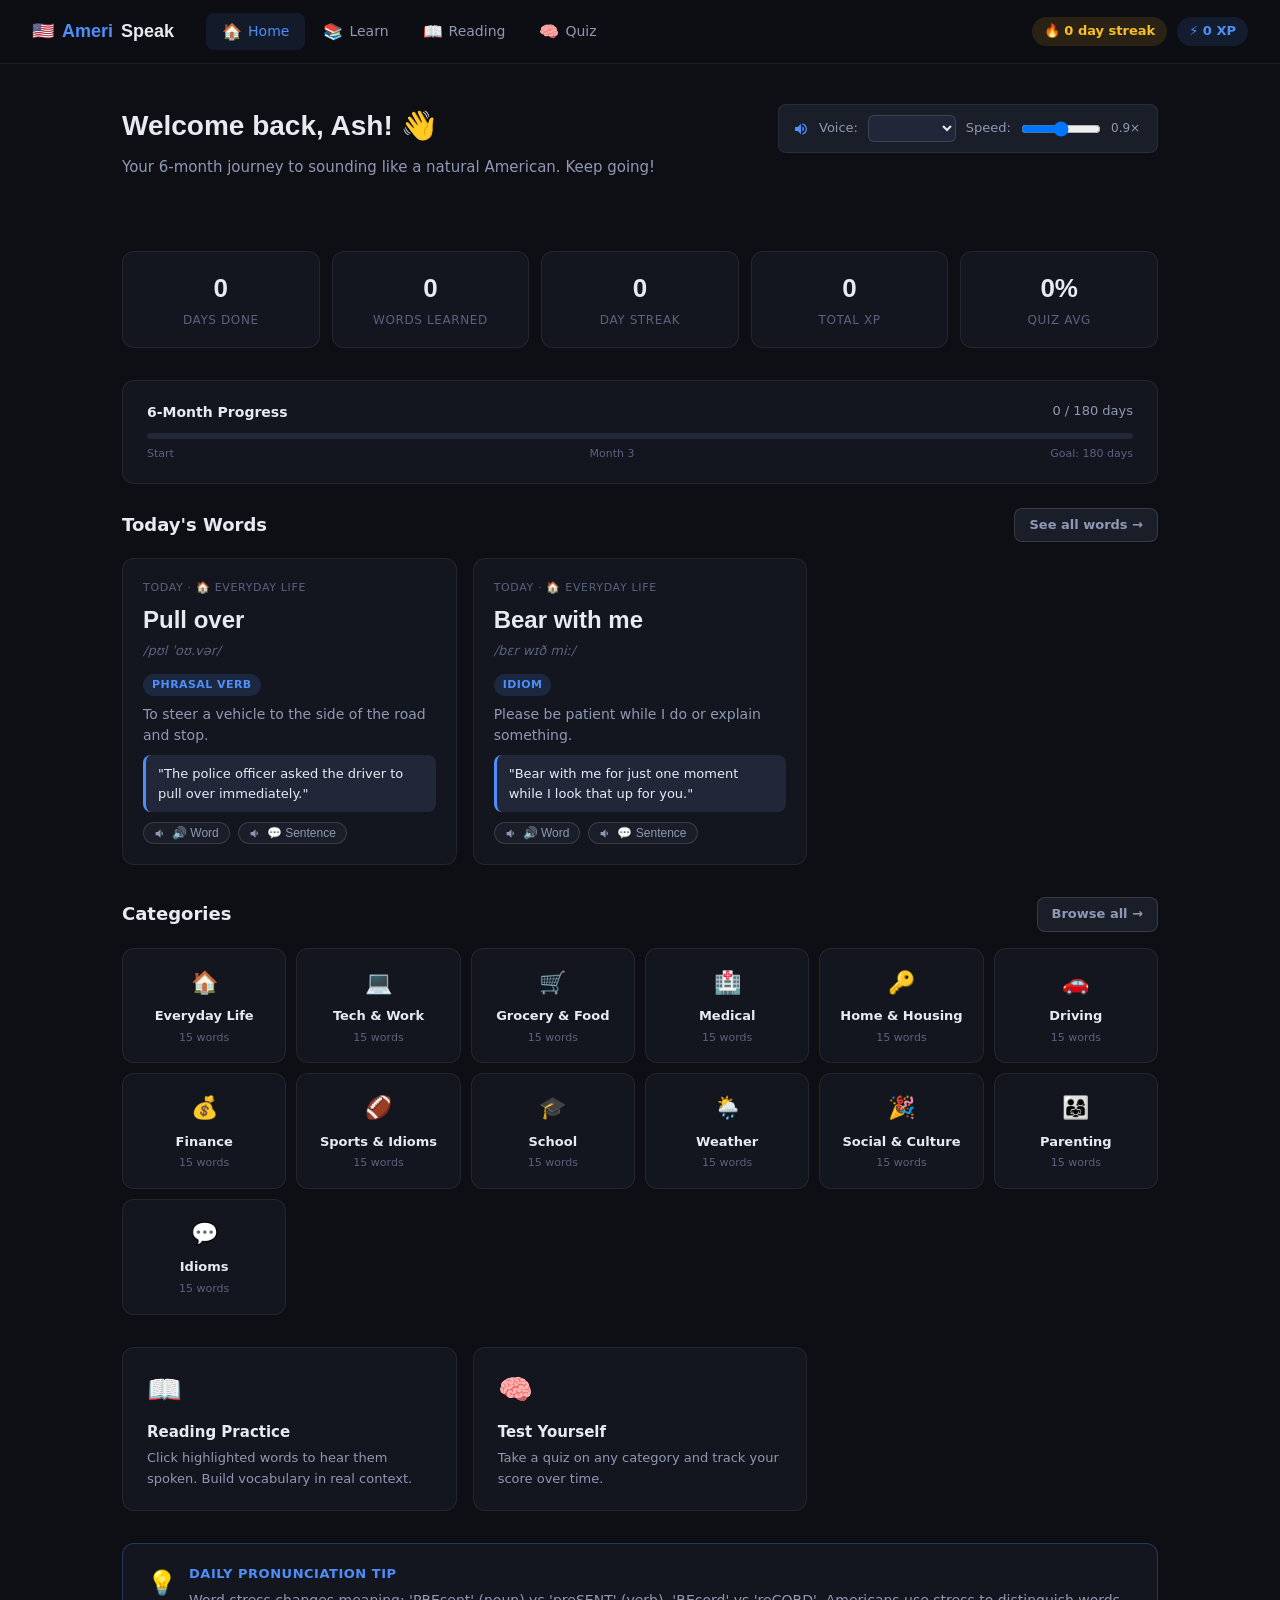
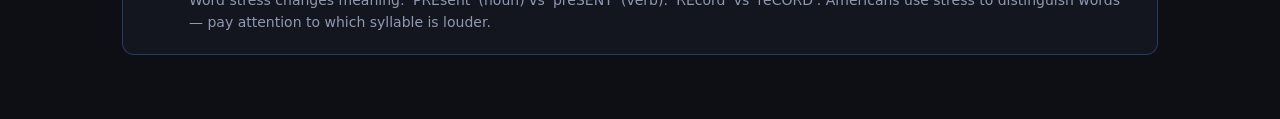
<file: index.html>
<!DOCTYPE html>
<html lang="en">
<head>
<meta charset="UTF-8">
<meta name="viewport" content="width=device-width, initial-scale=1.0">
<title>AmeriSpeak — American English Coach</title>
<link rel="stylesheet" href="css/style.css">
</head>
<body>
<div id="nav-container"></div>

<div class="page">

  <!-- Hero -->
  <div style="margin-bottom:2.5rem">
    <div style="display:flex;align-items:flex-start;justify-content:space-between;flex-wrap:wrap;gap:1rem">
      <div>
        <h1 class="section-heading">Welcome back, Ash! 👋</h1>
        <p class="section-sub">Your 6-month journey to sounding like a natural American. Keep going!</p>
      </div>
      <div id="voice-bar-home" class="voice-bar" style="max-width:380px;flex:1">
        <svg width="16" height="16" viewBox="0 0 24 24" fill="var(--accent)" style="flex-shrink:0"><path d="M3 9v6h4l5 5V4L7 9H3zm13.5 3c0-1.77-1.02-3.29-2.5-4.03v8.05c1.48-.73 2.5-2.25 2.5-4.02zM14 3.23v2.06c2.89.86 5 3.54 5 6.71s-2.11 5.85-5 6.71v2.06c4.01-.91 7-4.49 7-8.77s-2.99-7.86-7-8.77z"/></svg>
        <span>Voice:</span>
        <select class="voice-select" style="flex:1;max-width:180px"></select>
        <span>Speed:</span>
        <input type="range" id="rate-home" min="0.6" max="1.2" step="0.1" value="0.88">
        <span id="rate-label-home" style="min-width:32px;font-size:12px">0.9×</span>
      </div>
    </div>
  </div>

  <!-- Stats row -->
  <div class="stats-row" id="stats-row">
    <div class="stat-box"><div class="stat-n" id="stat-days">0</div><div class="stat-l">Days Done</div></div>
    <div class="stat-box"><div class="stat-n" id="stat-words">0</div><div class="stat-l">Words Learned</div></div>
    <div class="stat-box"><div class="stat-n" id="stat-streak">0</div><div class="stat-l">Day Streak</div></div>
    <div class="stat-box"><div class="stat-n" id="stat-xp">0</div><div class="stat-l">Total XP</div></div>
    <div class="stat-box"><div class="stat-n" id="stat-quiz">0%</div><div class="stat-l">Quiz Avg</div></div>
  </div>

  <!-- Overall progress -->
  <div class="card mb-16" style="margin-bottom:1.5rem">
    <div style="display:flex;justify-content:space-between;align-items:center;margin-bottom:10px">
      <span style="font-size:14px;font-weight:600;color:var(--text)">6-Month Progress</span>
      <span id="progress-pct" style="font-size:13px;color:var(--text2)">0 / 180 days</span>
    </div>
    <div class="progress-track">
      <div class="progress-fill" id="main-progress" style="width:0%"></div>
    </div>
    <div style="display:flex;justify-content:space-between;margin-top:6px">
      <span style="font-size:11px;color:var(--text3)">Start</span>
      <span style="font-size:11px;color:var(--text3)">Month 3</span>
      <span style="font-size:11px;color:var(--text3)">Goal: 180 days</span>
    </div>
  </div>

  <!-- Today's words -->
  <div style="margin-bottom:2rem">
    <div style="display:flex;align-items:center;justify-content:space-between;margin-bottom:1rem">
      <h2 style="font-size:18px;font-weight:600;color:var(--text)">Today's Words</h2>
      <a href="learn.html" class="btn btn-ghost" style="font-size:13px;padding:6px 14px">See all words →</a>
    </div>
    <div class="grid-2" id="today-words"></div>
  </div>

  <!-- Category overview -->
  <div style="margin-bottom:2rem">
    <div style="display:flex;align-items:center;justify-content:space-between;margin-bottom:1rem">
      <h2 style="font-size:18px;font-weight:600;color:var(--text)">Categories</h2>
      <a href="learn.html" class="btn btn-ghost" style="font-size:13px;padding:6px 14px">Browse all →</a>
    </div>
    <div class="grid-4" id="cat-grid"></div>
  </div>

  <!-- Quick actions -->
  <div class="grid-2" style="margin-bottom:2rem">
    <a href="reading.html" class="card card-hover" style="text-decoration:none;display:block">
      <div style="font-size:28px;margin-bottom:8px">📖</div>
      <div style="font-size:15px;font-weight:600;color:var(--text);margin-bottom:4px">Reading Practice</div>
      <div style="font-size:13px;color:var(--text2)">Click highlighted words to hear them spoken. Build vocabulary in real context.</div>
    </a>
    <a href="quiz.html" class="card card-hover" style="text-decoration:none;display:block">
      <div style="font-size:28px;margin-bottom:8px">🧠</div>
      <div style="font-size:15px;font-weight:600;color:var(--text);margin-bottom:4px">Test Yourself</div>
      <div style="font-size:13px;color:var(--text2)">Take a quiz on any category and track your score over time.</div>
    </a>
  </div>

  <!-- Daily tip -->
  <div class="card" id="daily-tip" style="border-color:rgba(79,142,247,0.3)">
    <div style="display:flex;align-items:flex-start;gap:12px">
      <div style="font-size:24px;flex-shrink:0">💡</div>
      <div>
        <div style="font-size:13px;font-weight:600;color:var(--accent);margin-bottom:4px;text-transform:uppercase;letter-spacing:0.04em">Daily Pronunciation Tip</div>
        <div style="font-size:14px;color:var(--text2);line-height:1.6" id="tip-text"></div>
      </div>
    </div>
  </div>

</div>

<div id="word-tooltip" class="word-tooltip"></div>

<script src="js/shared.js"></script>
<script>
document.getElementById('nav-container').innerHTML = renderNav('index.html');
Speech.init();

document.getElementById('rate-home').addEventListener('input', function() {
  Speech.rate = parseFloat(this.value);
  document.getElementById('rate-label-home').textContent = parseFloat(this.value).toFixed(1) + '×';
});

const TIPS = [
  "The American 'R' sound — curl your tongue slightly back without touching the roof of your mouth. Practice: 'car', 'park', 'farmer'. Most Indians say 'caah' — Americans say 'caarr'.",
  "The 'W' sound starts with rounded lips. Indians often say 'V' instead. Practice: 'water', 'work', 'wine'. Feel your lips press together, then open as air comes out.",
  "Americans reduce unstressed vowels to a neutral 'uh' sound called schwa. 'About' is 'uh-BOUT', 'sofa' is 'SOH-fuh'. This makes speech sound more natural and faster.",
  "Linking words: Americans run words together. 'Want to' becomes 'wanna', 'going to' becomes 'gonna', 'did you' becomes 'didja'. This is not lazy — it is natural American speech.",
  "Rising intonation at the end of a statement can sound like a question in American English — avoid it. Falling intonation signals confidence and clarity to American listeners.",
  "The 'TH' sound — place your tongue lightly between your teeth. 'The', 'that', 'this'. Indians often replace this with 'D' or 'T'. Slow practice: 'the', 'they', 'though'.",
  "Word stress changes meaning: 'PREsent' (noun) vs 'preSENT' (verb). 'REcord' vs 'reCORD'. Americans use stress to distinguish words — pay attention to which syllable is louder."
];

function renderStats() {
  const p = getProgress();
  document.getElementById('stat-days').textContent = p.completedDays.length;
  document.getElementById('stat-words').textContent = p.completedDays.length * 2;
  document.getElementById('stat-streak').textContent = p.streak;
  document.getElementById('stat-xp').textContent = p.xp;
  const scores = Store.get('quizScores', []);
  const avg = scores.length ? Math.round(scores.reduce((a,b)=>a+b,0)/scores.length) : 0;
  document.getElementById('stat-quiz').textContent = avg + '%';

  const done = p.completedDays.length;
  document.getElementById('progress-pct').textContent = done + ' / 180 days';
  document.getElementById('main-progress').style.width = Math.round((done/180)*100) + '%';
  updateNavBadges();
}

function renderTodayWords() {
  const today = new Date().getDay();
  const idx = (today * 2) % VOCAB.length;
  const words = [VOCAB[idx], VOCAB[(idx+1) % VOCAB.length]];
  const container = document.getElementById('today-words');
  container.innerHTML = words.map(w => {
    const c = CATS[w.cat];
    return `<div class="word-card">
      <div class="wc-num">Today · ${c.icon} ${c.label}</div>
      <div class="wc-word">${w.word}</div>
      <div class="wc-ph">${w.ph}</div>
      <span class="badge ${c.color} wc-pos">${w.pos}</span>
      <div class="wc-def mt-8">${w.def}</div>
      <div class="wc-sent mt-8">"${w.use}"</div>
      <div style="display:flex;gap:8px;margin-top:10px;flex-wrap:wrap">
        ${makeSpeakBtn(w.word, '🔊 Word')}
        ${makeSpeakBtn(w.use, '💬 Sentence')}
      </div>
    </div>`;
  }).join('');
}

function renderCatGrid() {
  const container = document.getElementById('cat-grid');
  container.innerHTML = Object.entries(CATS).map(([key, c]) => {
    const count = VOCAB.filter(v => v.cat === key).length;
    return `<a href="learn.html?cat=${key}" class="card card-hover" style="text-decoration:none;padding:1rem;text-align:center">
      <div style="font-size:22px;margin-bottom:6px">${c.icon}</div>
      <div style="font-size:13px;font-weight:600;color:var(--text)">${c.label}</div>
      <div style="font-size:11px;color:var(--text3);margin-top:2px">${count} words</div>
    </a>`;
  }).join('');
}

function renderTip() {
  const day = new Date().getDay();
  document.getElementById('tip-text').textContent = TIPS[day % TIPS.length];
}

renderStats();
renderTodayWords();
renderCatGrid();
renderTip();
</script>
</body>
</html>
</file>
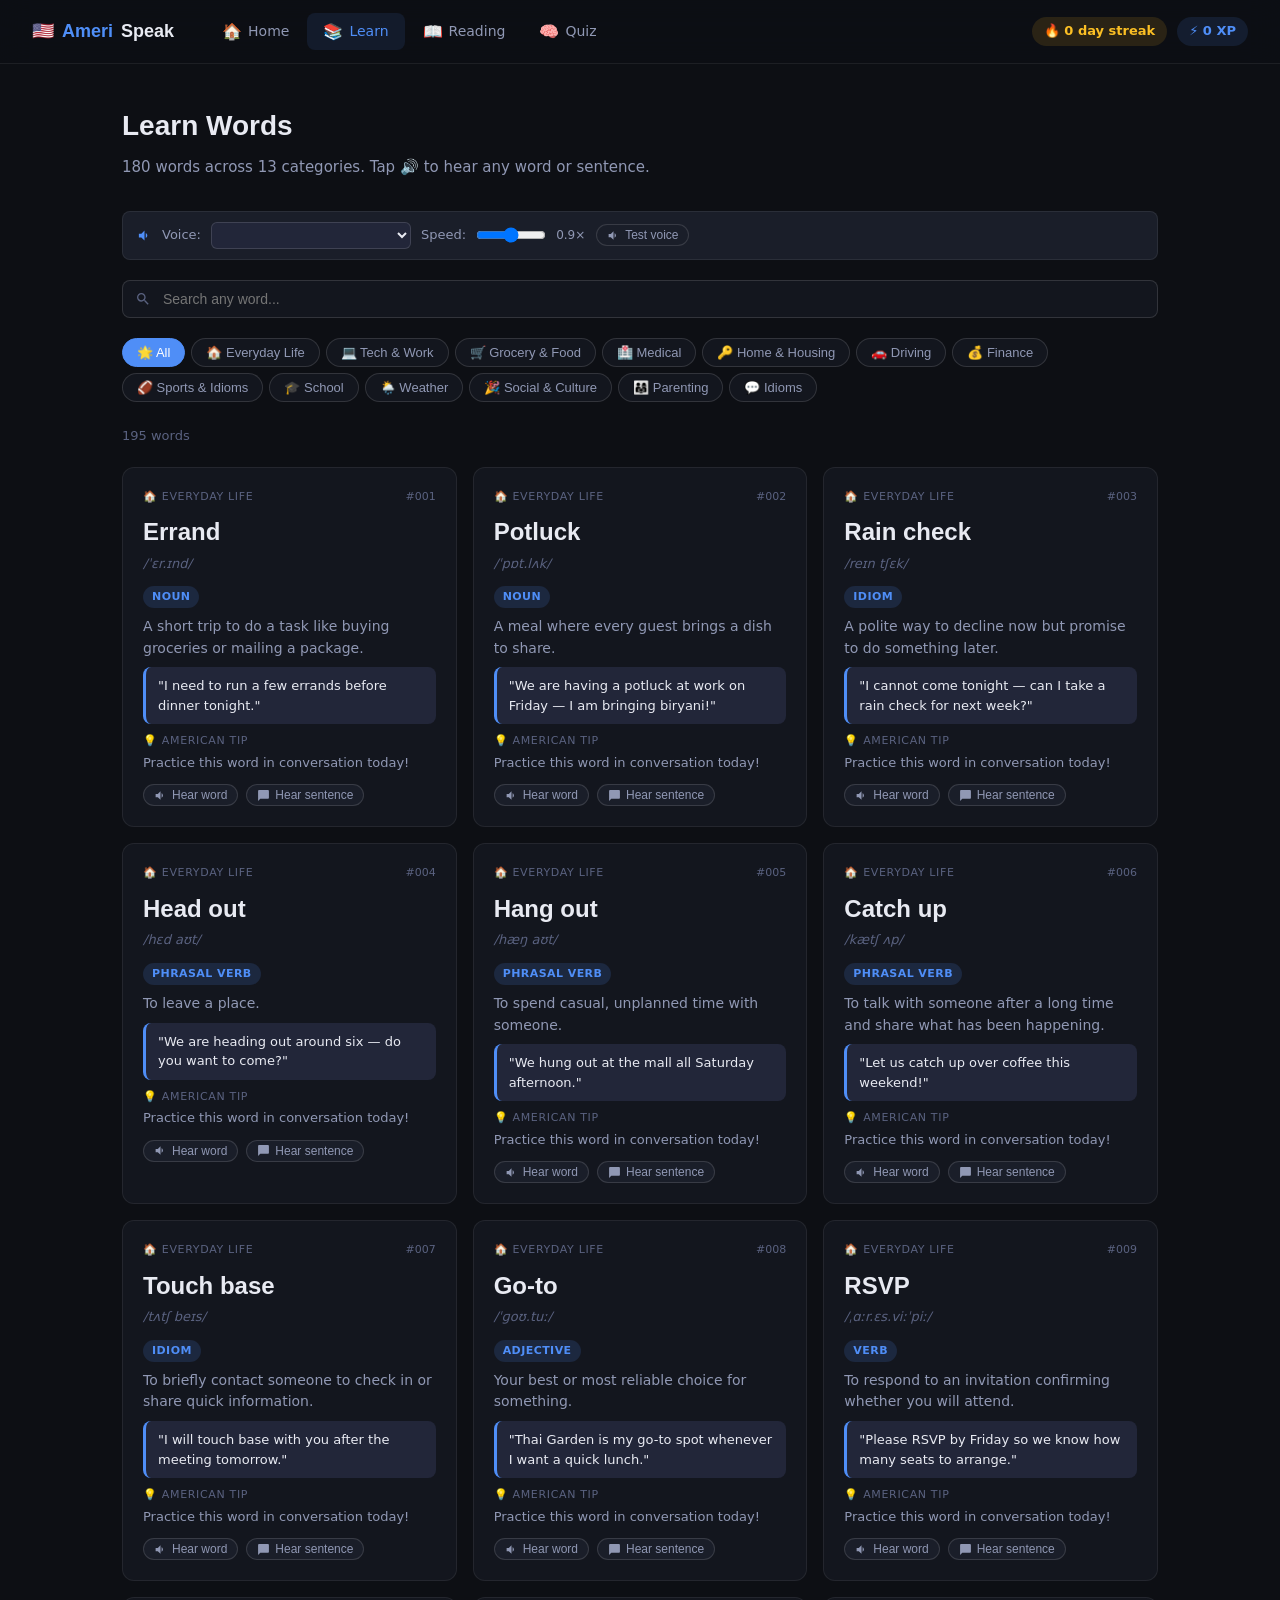
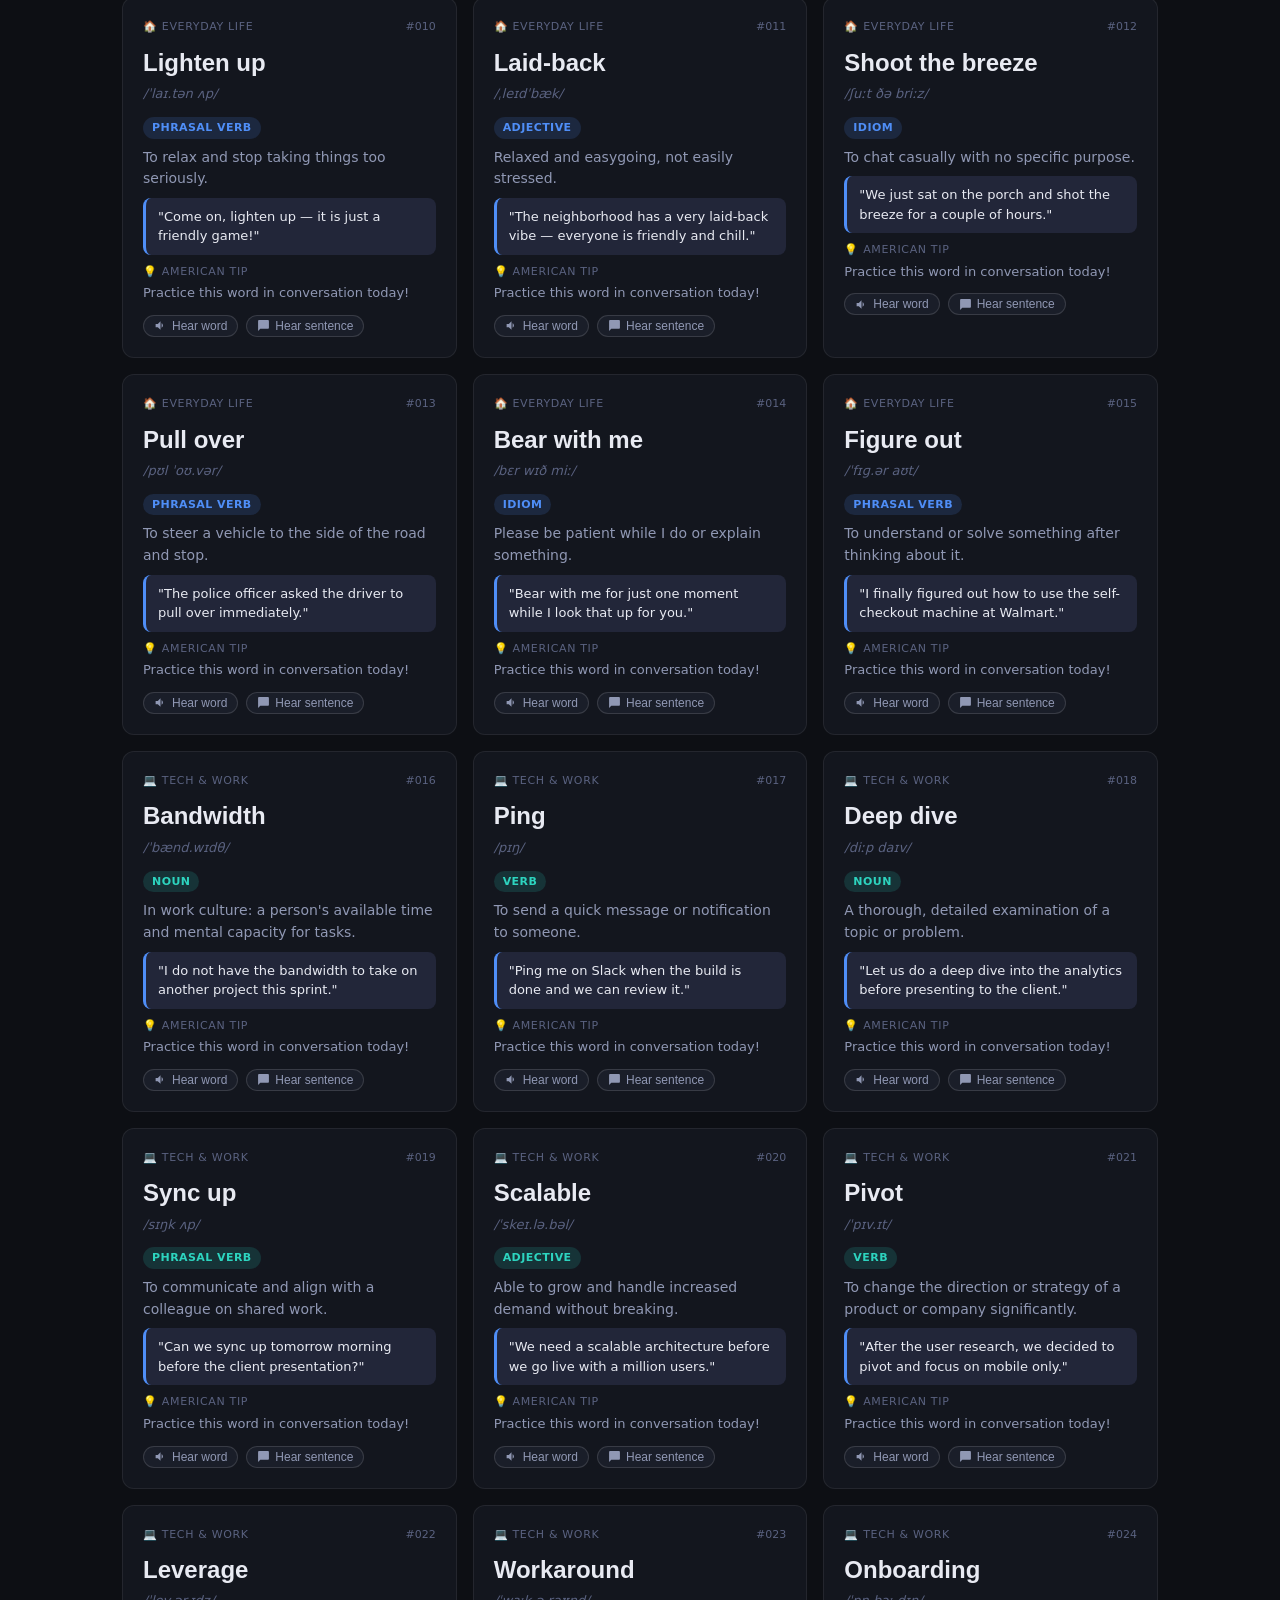
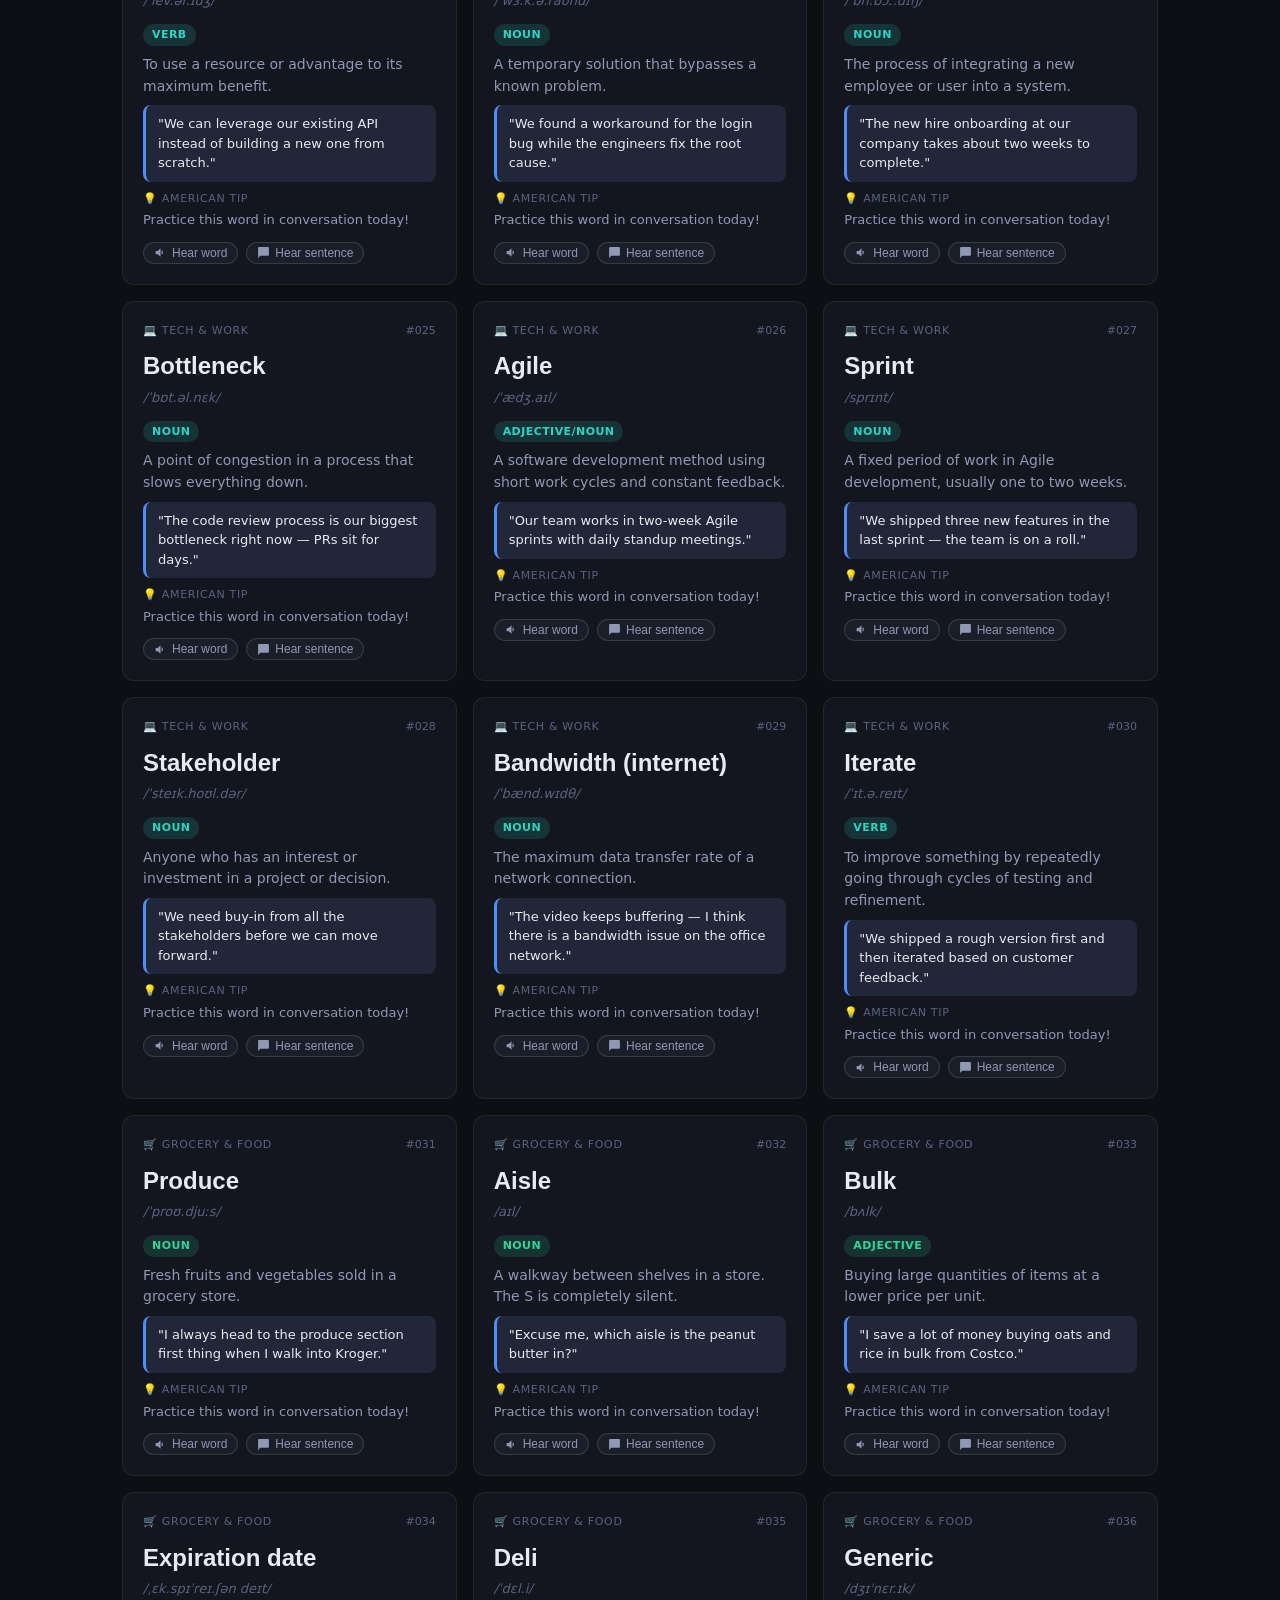
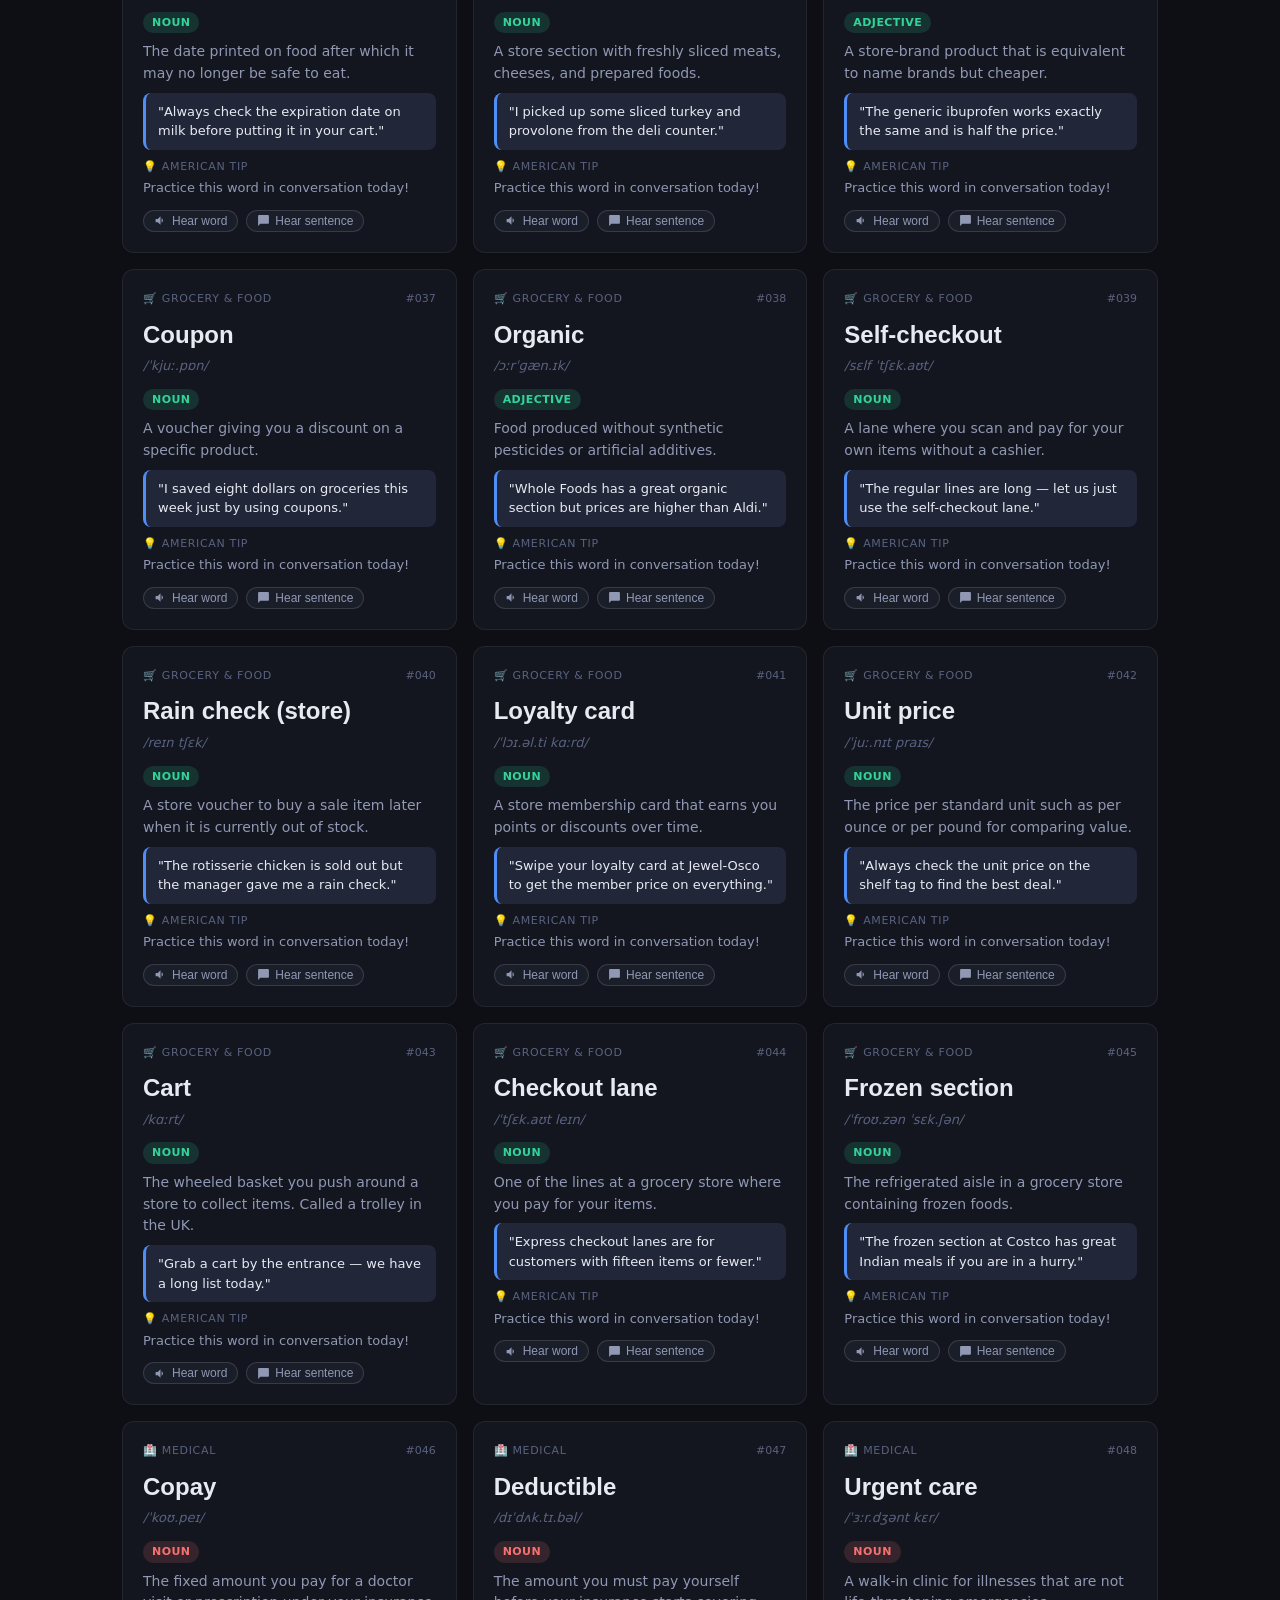
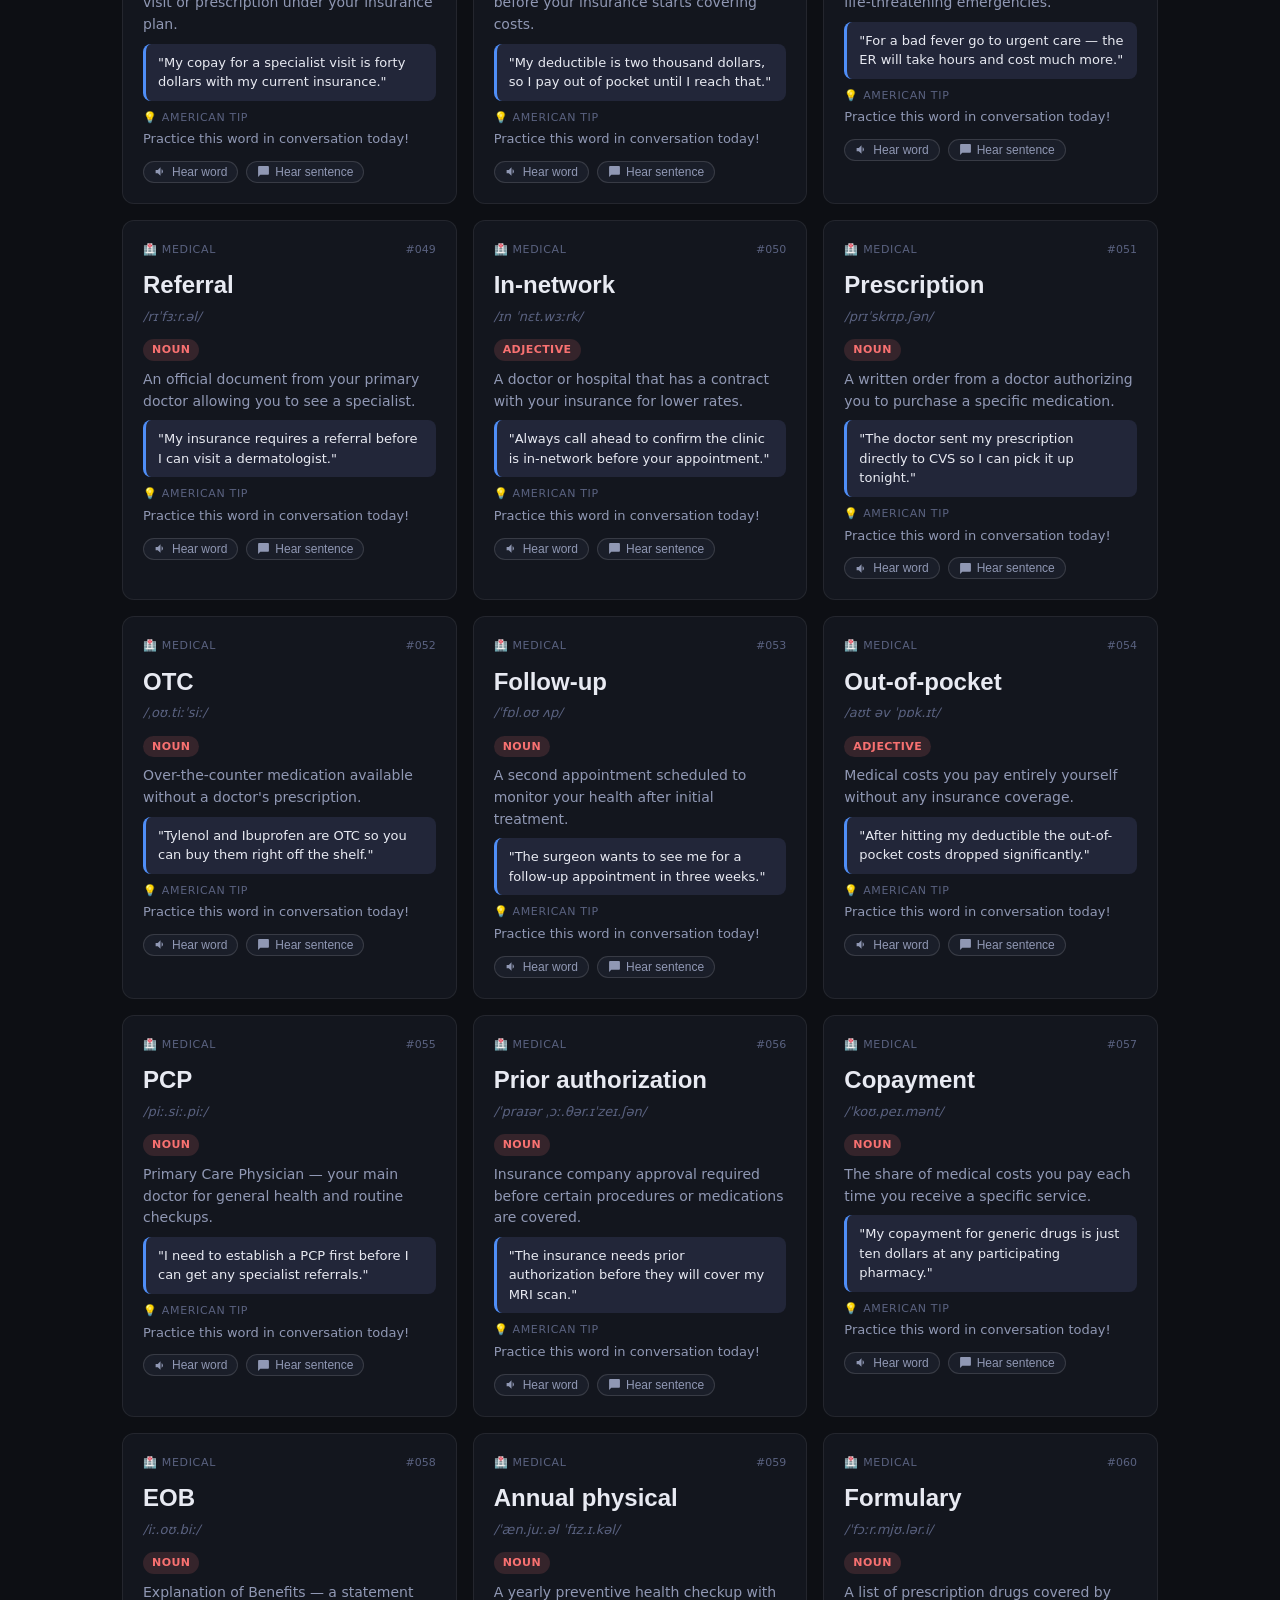
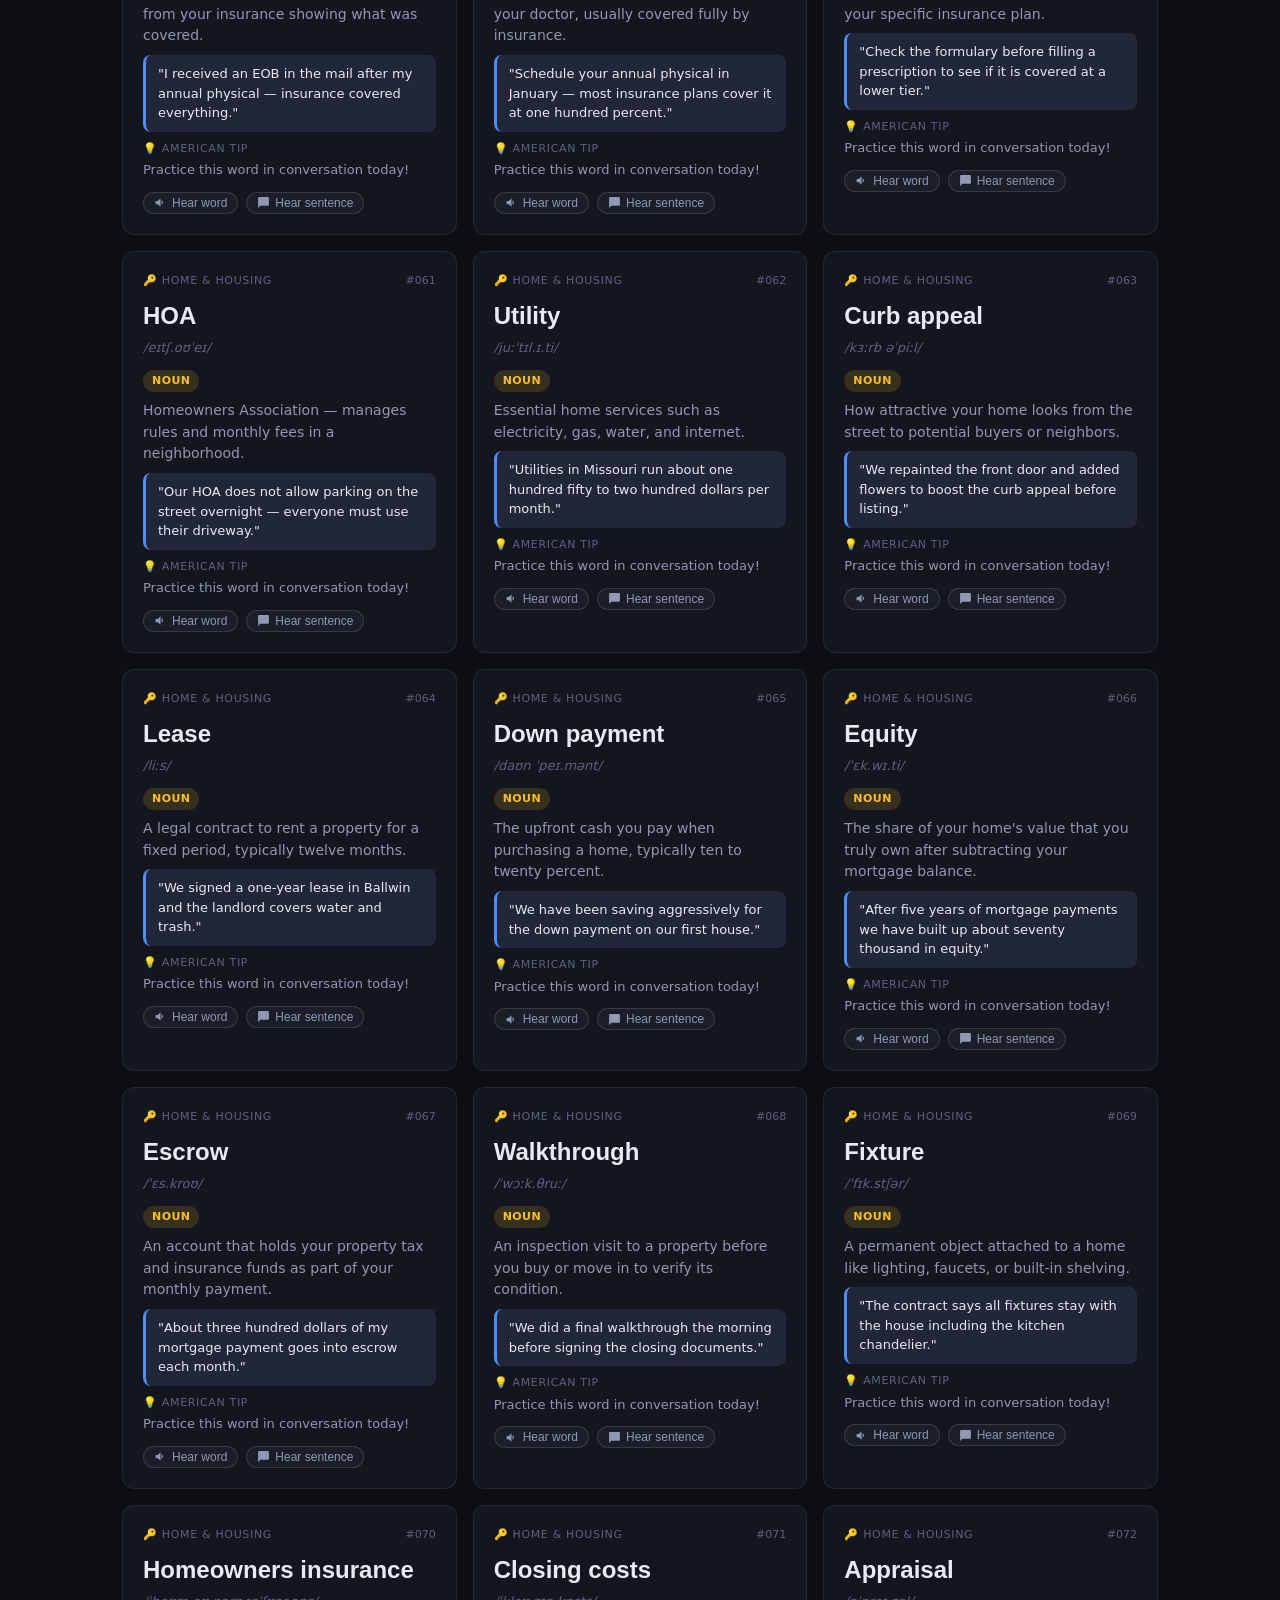
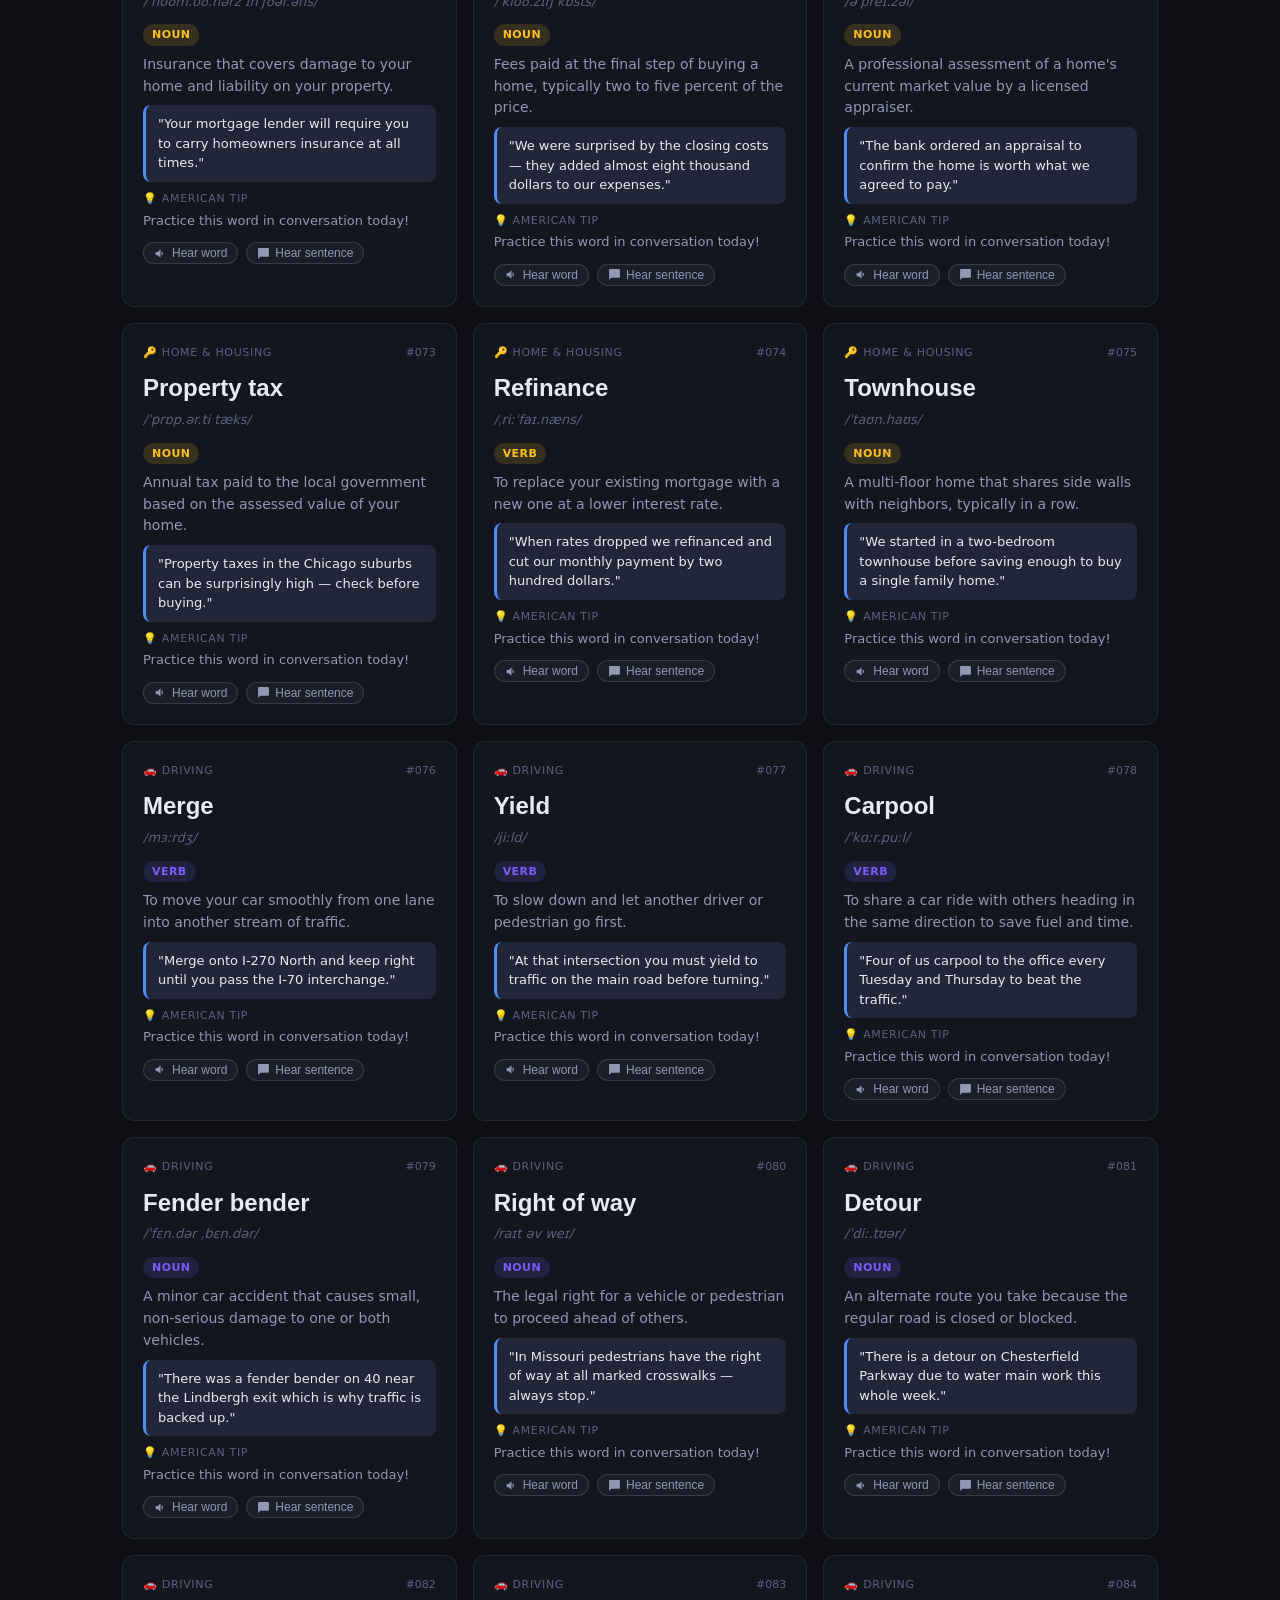
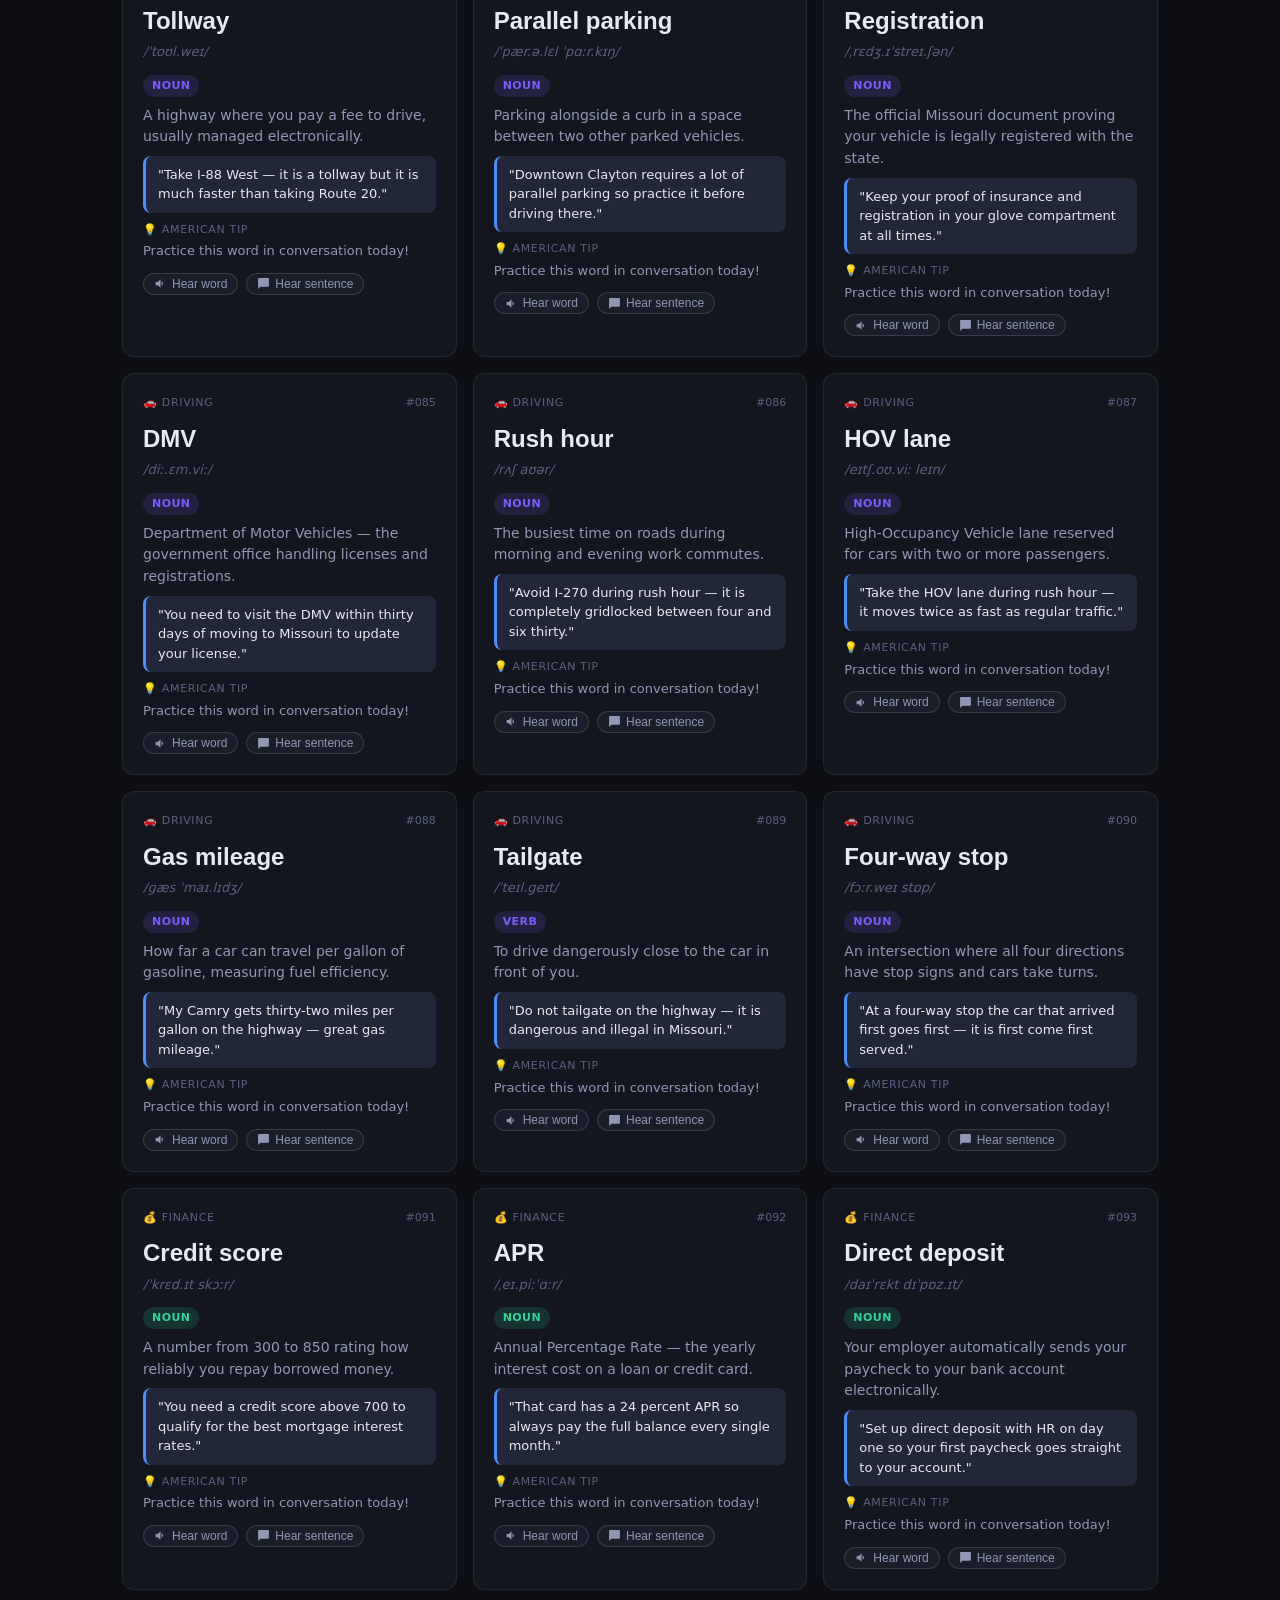
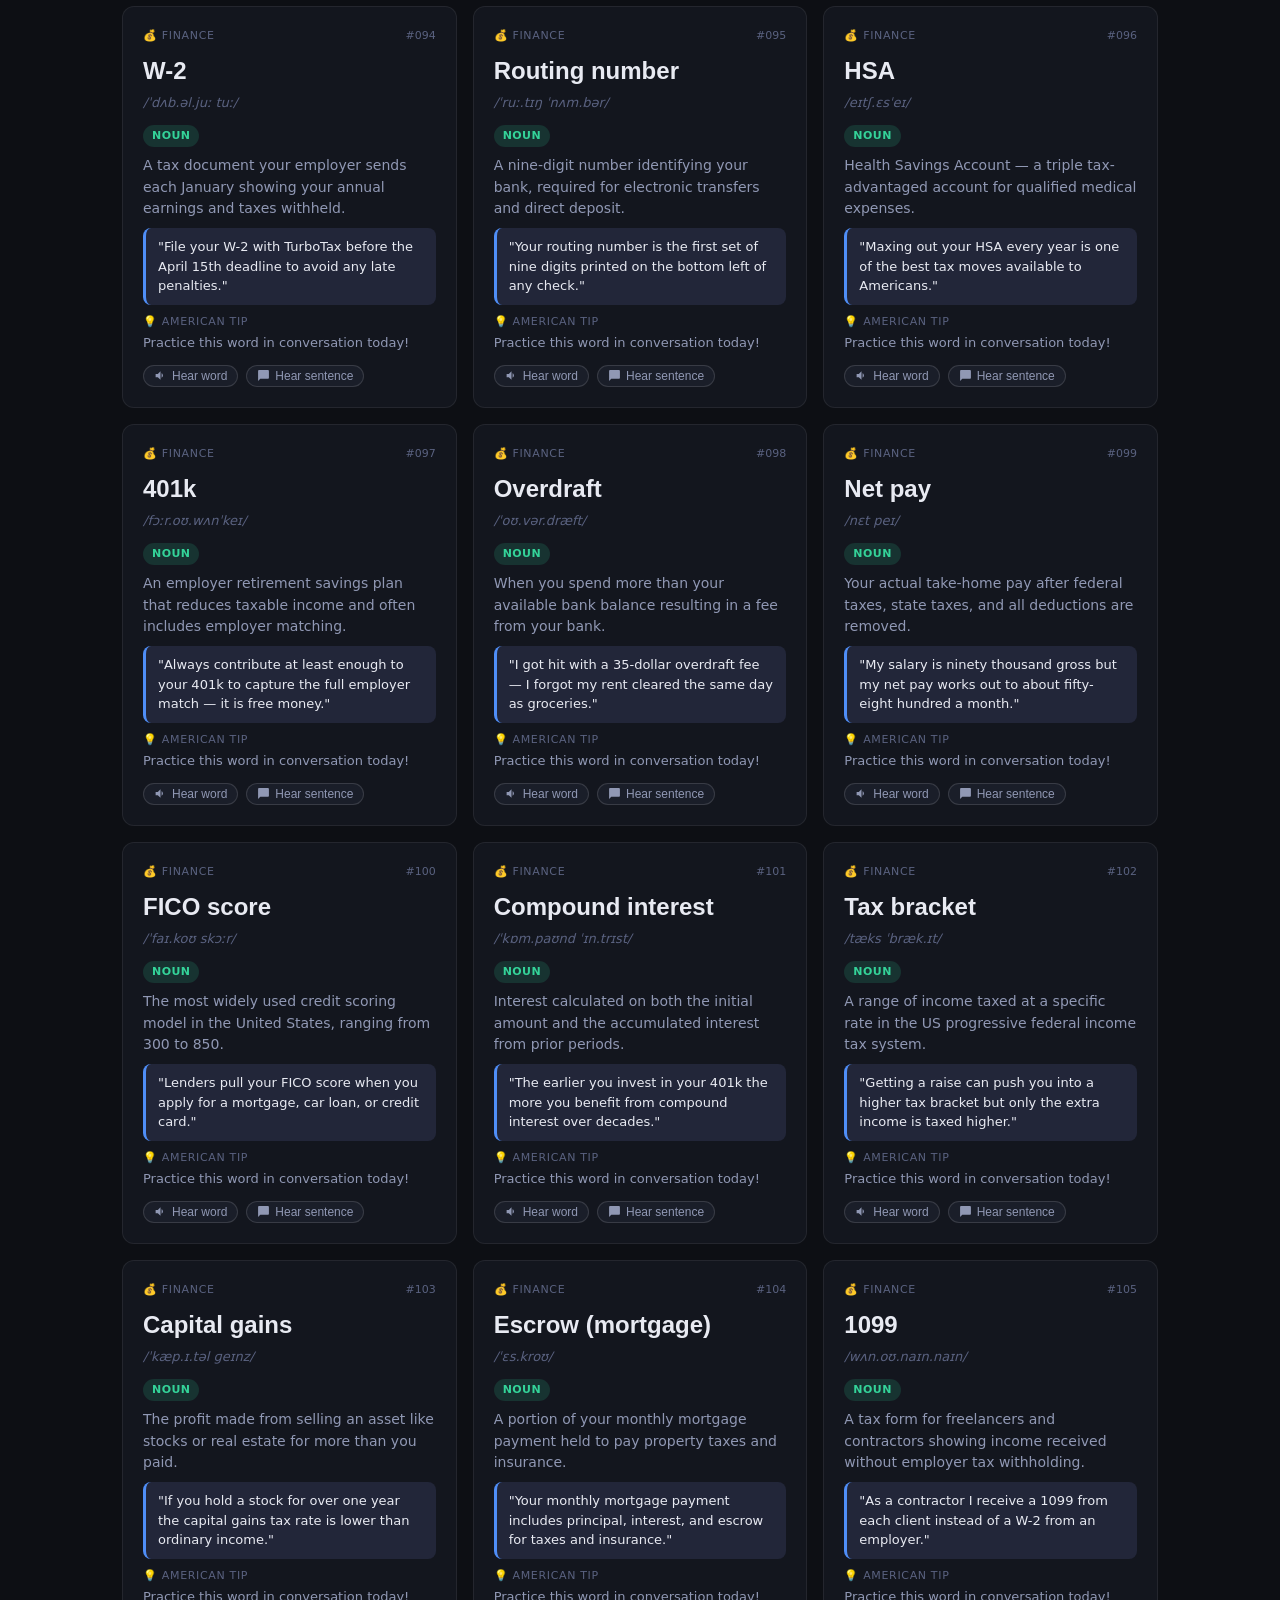
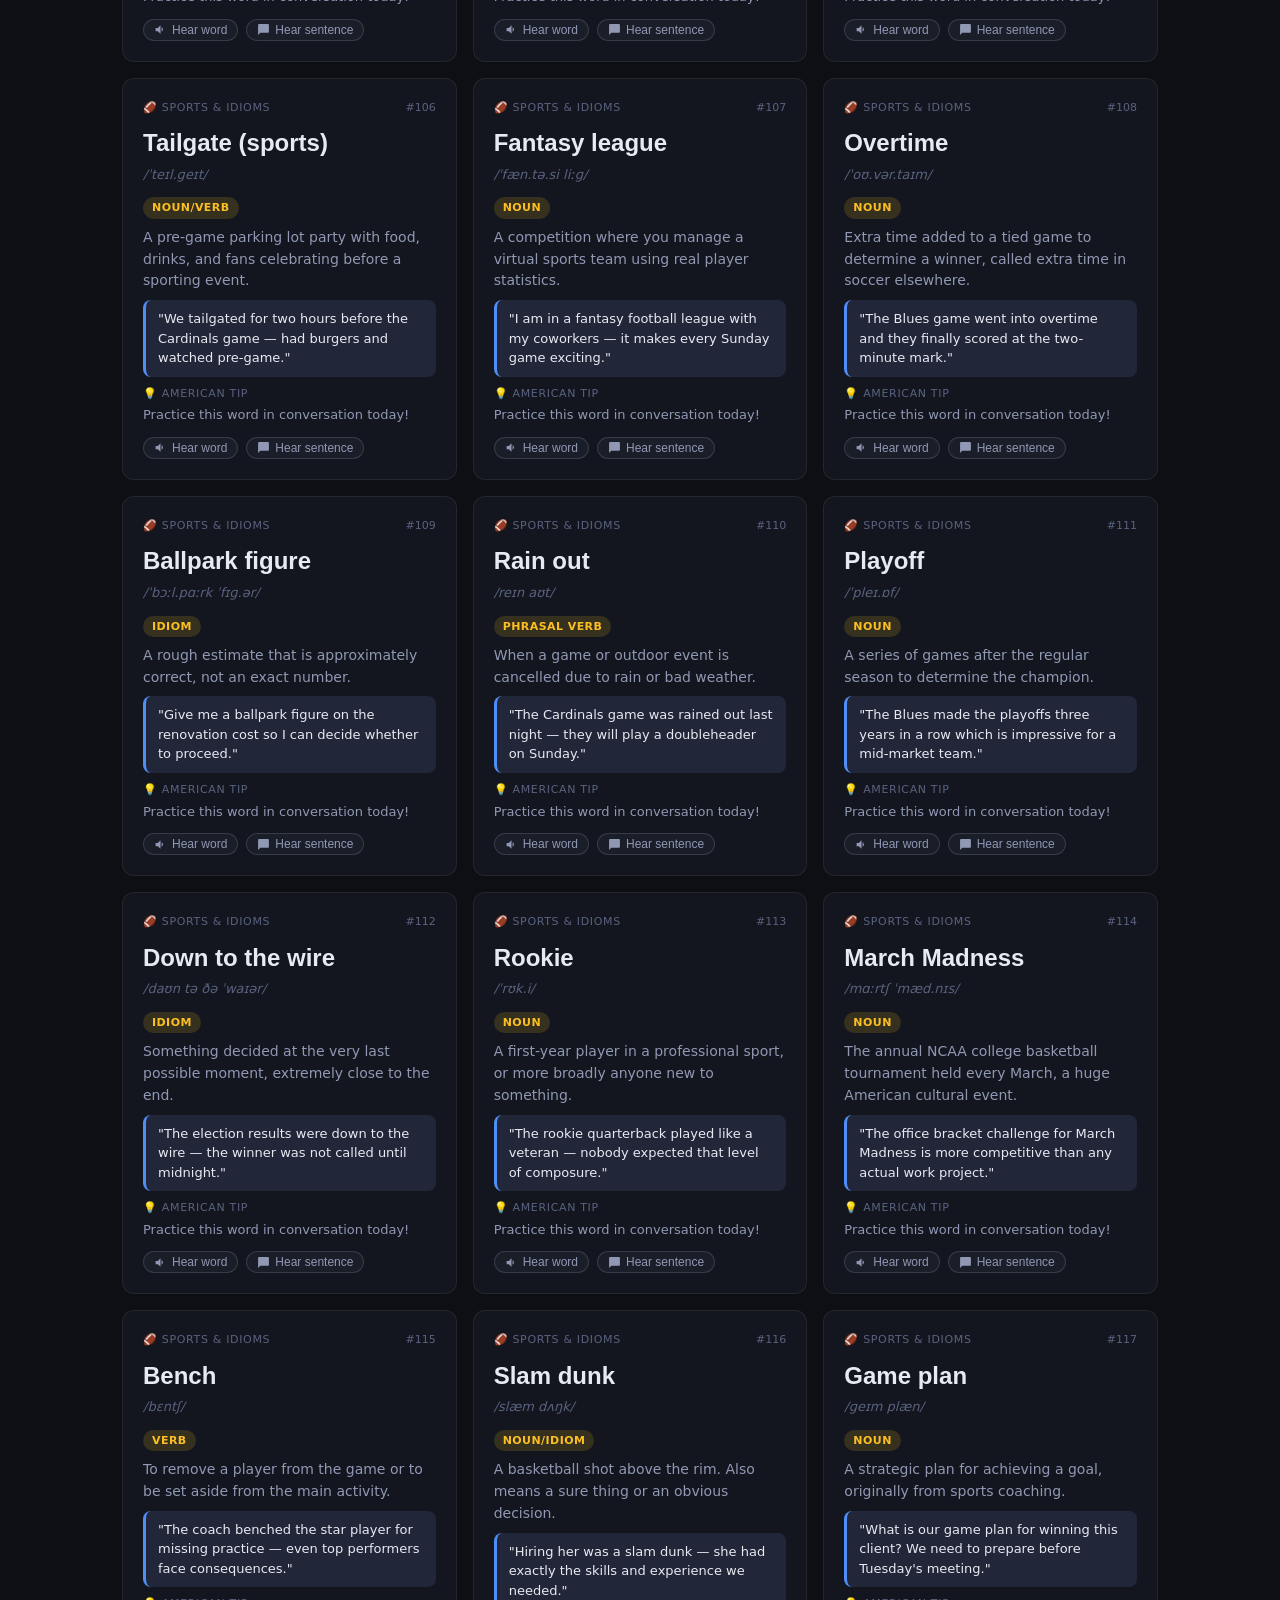
<file: learn.html>
<!DOCTYPE html>
<html lang="en">
<head>
<meta charset="UTF-8">
<meta name="viewport" content="width=device-width, initial-scale=1.0">
<title>Learn Words — AmeriSpeak</title>
<link rel="stylesheet" href="css/style.css">
</head>
<body>
<div id="nav-container"></div>

<div class="page">

  <div style="margin-bottom:1.5rem">
    <h1 class="section-heading">Learn Words</h1>
    <p class="section-sub">180 words across 13 categories. Tap 🔊 to hear any word or sentence.</p>
  </div>

  <!-- Voice bar -->
  <div class="voice-bar" style="margin-bottom:1.25rem">
    <svg width="15" height="15" viewBox="0 0 24 24" fill="var(--accent)"><path d="M3 9v6h4l5 5V4L7 9H3zm13.5 3c0-1.77-1.02-3.29-2.5-4.03v8.05c1.48-.73 2.5-2.25 2.5-4.02z"/></svg>
    <span>Voice:</span>
    <select class="voice-select" style="flex:1;max-width:200px"></select>
    <span>Speed:</span>
    <input type="range" id="rate-learn" min="0.6" max="1.2" step="0.1" value="0.88" style="width:70px">
    <span id="rate-label-learn" style="font-size:12px;min-width:30px">0.9×</span>
    <button class="speak-btn" onclick="Speech.speak('Hello! I am your American English voice coach. Let us start learning together!', this)">
      <svg viewBox="0 0 24 24"><path d="M3 9v6h4l5 5V4L7 9H3zm13.5 3c0-1.77-1.02-3.29-2.5-4.03v8.05c1.48-.73 2.5-2.25 2.5-4.02z"/></svg>
      Test voice
    </button>
  </div>

  <!-- Search -->
  <div style="position:relative;margin-bottom:1.25rem">
    <input type="text" id="search-input" placeholder="Search any word..." 
      style="width:100%;padding:10px 16px 10px 40px;background:var(--bg2);border:1px solid var(--border2);border-radius:var(--radius-sm);color:var(--text);font-size:14px;outline:none"
      oninput="filterWords()">
    <svg width="16" height="16" viewBox="0 0 24 24" fill="var(--text3)" style="position:absolute;left:13px;top:50%;transform:translateY(-50%)"><path d="M15.5 14h-.79l-.28-.27A6.471 6.471 0 0 0 16 9.5 6.5 6.5 0 1 0 9.5 16c1.61 0 3.09-.59 4.23-1.57l.27.28v.79l5 4.99L20.49 19l-4.99-5zm-6 0C7.01 14 5 11.99 5 9.5S7.01 5 9.5 5 14 7.01 14 9.5 11.99 14 9.5 14z"/></svg>
  </div>

  <!-- Category tabs -->
  <div class="cat-tabs" id="cat-tabs">
    <button class="cat-tab active" onclick="selectCat('all', this)">🌟 All</button>
  </div>

  <!-- Word count -->
  <div style="font-size:13px;color:var(--text3);margin-bottom:1.25rem" id="word-count"></div>

  <!-- Words grid -->
  <div class="grid-2" id="words-grid"></div>

  <!-- Mark done section -->
  <div style="margin-top:2rem;text-align:center;padding:1.5rem;background:var(--bg2);border:1px solid var(--border);border-radius:var(--radius)">
    <div style="font-size:14px;color:var(--text2);margin-bottom:1rem">Finished studying today's words?</div>
    <button class="btn btn-primary" onclick="markDone()">✓ Mark Today as Complete (+20 XP)</button>
    <div id="done-msg" style="margin-top:10px;font-size:13px;color:var(--green);display:none">✓ Great work! Today marked as complete.</div>
  </div>

</div>

<script src="js/shared.js"></script>
<script>
document.getElementById('nav-container').innerHTML = renderNav('learn.html');
Speech.init();

document.getElementById('rate-learn').addEventListener('input', function() {
  Speech.rate = parseFloat(this.value);
  document.getElementById('rate-label-learn').textContent = parseFloat(this.value).toFixed(1) + '×';
});

let currentCat = 'all';
let searchTerm = '';

// Build cat tabs
const tabsEl = document.getElementById('cat-tabs');
Object.entries(CATS).forEach(([key, c]) => {
  const btn = document.createElement('button');
  btn.className = 'cat-tab';
  btn.textContent = c.icon + ' ' + c.label;
  btn.onclick = () => selectCat(key, btn);
  tabsEl.appendChild(btn);
});

// Check URL param
const urlCat = new URLSearchParams(window.location.search).get('cat');
if (urlCat && CATS[urlCat]) {
  currentCat = urlCat;
  document.querySelectorAll('.cat-tab').forEach(b => b.classList.remove('active'));
  [...tabsEl.children].find(b => b.onclick.toString().includes(`'${urlCat}'`))?.classList.add('active');
}

function selectCat(cat, btn) {
  currentCat = cat;
  document.querySelectorAll('.cat-tab').forEach(b => b.classList.remove('active'));
  btn.classList.add('active');
  renderWords();
}

function filterWords() {
  searchTerm = document.getElementById('search-input').value.toLowerCase();
  renderWords();
}

function renderWords() {
  let words = VOCAB.filter(w => {
    const matchCat = currentCat === 'all' || w.cat === currentCat;
    const matchSearch = !searchTerm || w.word.toLowerCase().includes(searchTerm) || w.def.toLowerCase().includes(searchTerm);
    return matchCat && matchSearch;
  });

  document.getElementById('word-count').textContent = words.length + ' words' + (currentCat !== 'all' ? ' in ' + CATS[currentCat]?.label : '');

  document.getElementById('words-grid').innerHTML = words.map((w, i) => {
    const c = CATS[w.cat];
    const btnId = 'btn_' + w.id;
    const sId = 'sbtn_' + w.id;
    return `<div class="word-card" id="wc_${w.id}">
      <div style="display:flex;justify-content:space-between;align-items:flex-start;margin-bottom:4px">
        <span class="wc-num">${c.icon} ${c.label}</span>
        <span style="font-size:11px;color:var(--text3)">#${(i+1).toString().padStart(3,'0')}</span>
      </div>
      <div class="wc-word">${w.word}</div>
      <div class="wc-ph">${w.ph}</div>
      <span class="badge ${c.color} wc-pos">${w.pos}</span>
      <div class="wc-def mt-8">${w.def}</div>
      <div class="wc-sent mt-8">"${w.use}"</div>
      <div style="margin-top:4px">
        <div class="wc-tip-label">💡 American tip</div>
        <div class="wc-tip">${w.tip || 'Practice this word in conversation today!'}</div>
      </div>
      <div style="display:flex;gap:8px;margin-top:12px;flex-wrap:wrap">
        <button class="speak-btn" id="${btnId}" onclick="Speech.speak('${w.word.replace(/'/g,"\\'")}', document.getElementById('${btnId}'))">
          <svg viewBox="0 0 24 24"><path d="M3 9v6h4l5 5V4L7 9H3zm13.5 3c0-1.77-1.02-3.29-2.5-4.03v8.05c1.48-.73 2.5-2.25 2.5-4.02z"/></svg>
          Hear word
        </button>
        <button class="speak-btn" id="${sId}" onclick="Speech.speak('${w.use.replace(/'/g,"\\'")}', document.getElementById('${sId}'))">
          <svg viewBox="0 0 24 24"><path d="M20 2H4c-1.1 0-2 .9-2 2v18l4-4h14c1.1 0 2-.9 2-2V4c0-1.1-.9-2-2-2z"/></svg>
          Hear sentence
        </button>
      </div>
    </div>`;
  }).join('');
}

function markDone() {
  const p = getProgress();
  const today = new Date().toISOString().split('T')[0];
  if (!p.completedDays.includes(today)) {
    p.completedDays.push(today);
    p.xp += 20;
    // streak
    const yesterday = new Date(Date.now() - 86400000).toISOString().split('T')[0];
    p.streak = p.completedDays.includes(yesterday) ? p.streak + 1 : 1;
    saveProgress(p);
  }
  document.getElementById('done-msg').style.display = 'block';
  updateNavBadges();
}

renderWords();
updateNavBadges();
</script>
</body>
</html>
</file>
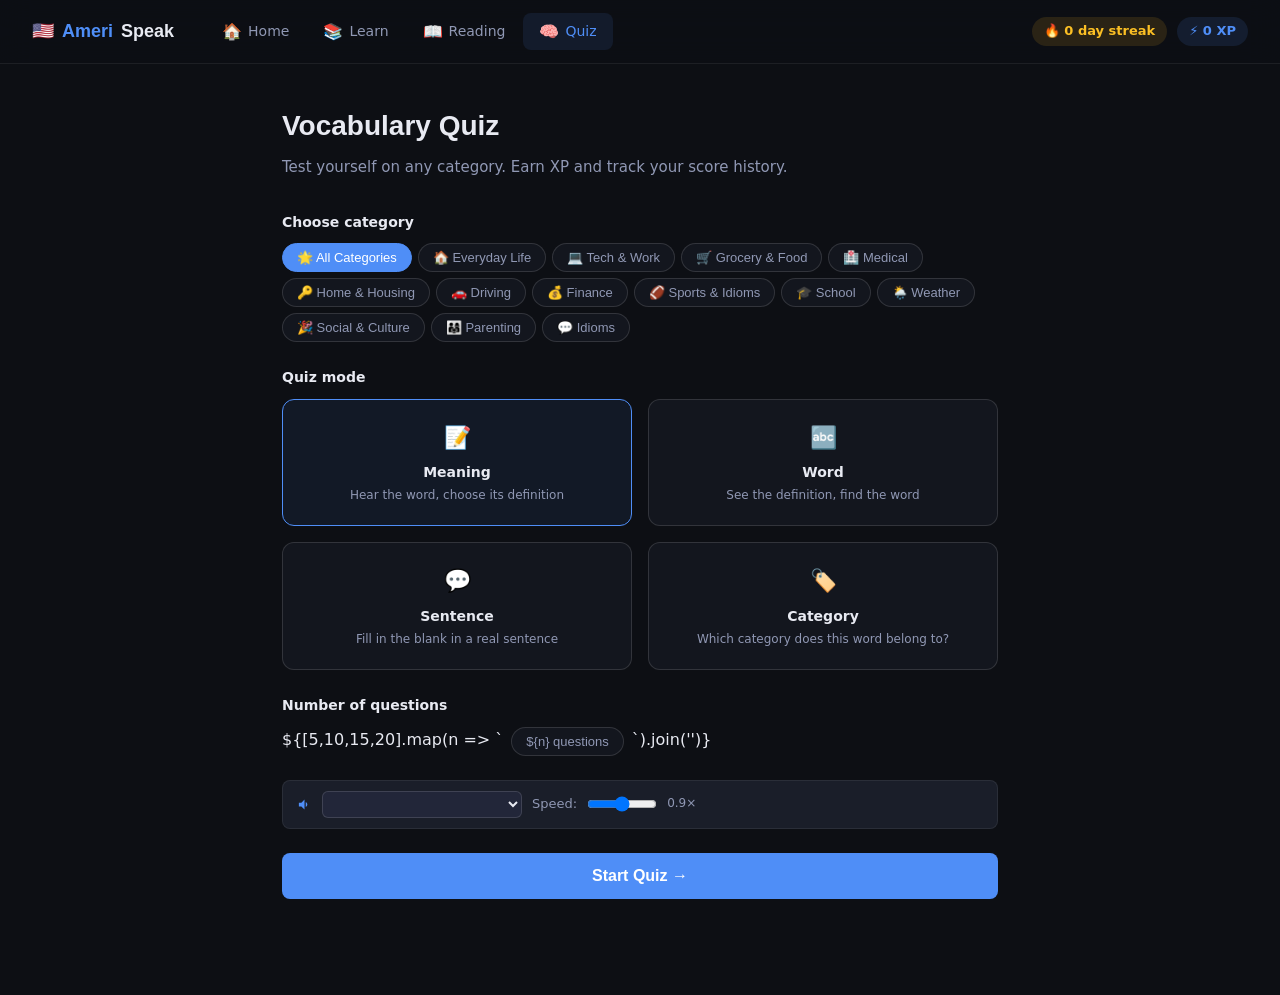
<file: quiz.html>
<!DOCTYPE html>
<html lang="en">
<head>
<meta charset="UTF-8">
<meta name="viewport" content="width=device-width, initial-scale=1.0">
<title>Quiz — AmeriSpeak</title>
<link rel="stylesheet" href="css/style.css">
<style>
.quiz-card {
  background: var(--bg2); border: 1px solid var(--border);
  border-radius: var(--radius); padding: 2rem;
  max-width: 680px; margin: 0 auto;
}
.quiz-word {
  font-family: 'Sora', sans-serif;
  font-size: 36px; font-weight: 700; color: var(--text);
  margin-bottom: 6px; text-align: center;
}
.quiz-ph { font-size: 15px; color: var(--text3); font-style: italic; text-align: center; margin-bottom: 1.5rem; }
.quiz-q  { font-size: 16px; font-weight: 500; color: var(--text2); text-align: center; margin-bottom: 1.5rem; }
.score-circle {
  width: 120px; height: 120px; border-radius: 50%;
  border: 4px solid var(--accent);
  display: flex; flex-direction: column;
  align-items: center; justify-content: center;
  margin: 0 auto 1.5rem;
}
.score-n { font-size: 32px; font-weight: 700; color: var(--text); font-family: 'Sora', sans-serif; }
.score-l { font-size: 12px; color: var(--text3); }
.history-row {
  display: flex; align-items: center; justify-content: space-between;
  padding: 10px 0; border-bottom: 1px solid var(--border);
  font-size: 13px;
}
.mode-card {
  padding: 1.25rem; background: var(--bg2); border: 1px solid var(--border2);
  border-radius: var(--radius); cursor: pointer; transition: all 0.15s;
  text-align: center;
}
.mode-card:hover { border-color: var(--accent); background: var(--bg3); }
.mode-card.selected { border-color: var(--accent); background: rgba(79,142,247,0.08); }
</style>
</head>
<body>
<div id="nav-container"></div>

<div class="page-sm">

  <!-- Setup screen -->
  <div id="screen-setup">
    <div style="margin-bottom:1.5rem">
      <h1 class="section-heading">Vocabulary Quiz</h1>
      <p class="section-sub">Test yourself on any category. Earn XP and track your score history.</p>
    </div>

    <div style="margin-bottom:1.5rem">
      <div style="font-size:14px;font-weight:600;color:var(--text);margin-bottom:10px">Choose category</div>
      <div class="cat-tabs" id="quiz-cat-tabs">
        <button class="cat-tab active" onclick="selectQuizCat('all',this)">🌟 All Categories</button>
      </div>
    </div>

    <div style="margin-bottom:1.5rem">
      <div style="font-size:14px;font-weight:600;color:var(--text);margin-bottom:10px">Quiz mode</div>
      <div class="grid-2" id="mode-grid">
        <div class="mode-card selected" onclick="selectMode('meaning',this)">
          <div style="font-size:22px;margin-bottom:6px">📝</div>
          <div style="font-size:14px;font-weight:600;color:var(--text)">Meaning</div>
          <div style="font-size:12px;color:var(--text2);margin-top:3px">Hear the word, choose its definition</div>
        </div>
        <div class="mode-card" onclick="selectMode('word',this)">
          <div style="font-size:22px;margin-bottom:6px">🔤</div>
          <div style="font-size:14px;font-weight:600;color:var(--text)">Word</div>
          <div style="font-size:12px;color:var(--text2);margin-top:3px">See the definition, find the word</div>
        </div>
        <div class="mode-card" onclick="selectMode('sentence',this)">
          <div style="font-size:22px;margin-bottom:6px">💬</div>
          <div style="font-size:14px;font-weight:600;color:var(--text)">Sentence</div>
          <div style="font-size:12px;color:var(--text2);margin-top:3px">Fill in the blank in a real sentence</div>
        </div>
        <div class="mode-card" onclick="selectMode('category',this)">
          <div style="font-size:22px;margin-bottom:6px">🏷️</div>
          <div style="font-size:14px;font-weight:600;color:var(--text)">Category</div>
          <div style="font-size:12px;color:var(--text2);margin-top:3px">Which category does this word belong to?</div>
        </div>
      </div>
    </div>

    <div style="margin-bottom:1.5rem">
      <div style="font-size:14px;font-weight:600;color:var(--text);margin-bottom:10px">Number of questions</div>
      <div style="display:flex;gap:8px;flex-wrap:wrap">
        ${[5,10,15,20].map(n => `<button class="cat-tab ${n===10?'active':''}" onclick="selectQCount(${n},this)">${n} questions</button>`).join('')}
      </div>
    </div>

    <div class="voice-bar" style="margin-bottom:1.5rem">
      <svg width="15" height="15" viewBox="0 0 24 24" fill="var(--accent)"><path d="M3 9v6h4l5 5V4L7 9H3zm13.5 3c0-1.77-1.02-3.29-2.5-4.03v8.05c1.48-.73 2.5-2.25 2.5-4.02z"/></svg>
      <select class="voice-select" style="flex:1;max-width:200px"></select>
      <span>Speed:</span>
      <input type="range" id="rate-quiz" min="0.6" max="1.2" step="0.1" value="0.9" style="width:70px">
      <span id="rate-lbl" style="font-size:12px;min-width:30px">0.9×</span>
    </div>

    <button class="btn btn-primary" style="width:100%;justify-content:center;padding:14px;font-size:16px" onclick="startQuiz()">
      Start Quiz →
    </button>

    <!-- History -->
    <div id="quiz-history" style="margin-top:2rem"></div>
  </div>

  <!-- Quiz screen -->
  <div id="screen-quiz" style="display:none">
    <div style="display:flex;align-items:center;justify-content:space-between;margin-bottom:1.5rem">
      <button class="btn btn-ghost" onclick="endQuiz()" style="padding:6px 14px;font-size:13px">← Exit</button>
      <div style="display:flex;align-items:center;gap:12px">
        <span style="font-size:13px;color:var(--text2)" id="q-counter">1 / 10</span>
        <span style="font-size:13px;color:var(--green)" id="q-score-live">Score: 0</span>
      </div>
    </div>
    <div class="progress-track" style="margin-bottom:1.5rem">
      <div class="progress-fill" id="q-progress" style="width:0%"></div>
    </div>
    <div class="quiz-card" id="quiz-card"></div>
  </div>

  <!-- Results screen -->
  <div id="screen-results" style="display:none">
    <div class="quiz-card" id="results-card" style="max-width:100%"></div>
  </div>

</div>

<script src="js/shared.js"></script>
<script>
document.getElementById('nav-container').innerHTML = renderNav('quiz.html');
Speech.init();
document.getElementById('rate-quiz').addEventListener('input', function() {
  Speech.rate = parseFloat(this.value);
  document.getElementById('rate-lbl').textContent = parseFloat(this.value).toFixed(1) + '×';
});

let quizCat = 'all';
let quizMode = 'meaning';
let qCount = 10;
let quizState = { qs: [], idx: 0, score: 0, wrong: [] };

// Build cat tabs
const catTabsEl = document.getElementById('quiz-cat-tabs');
Object.entries(CATS).forEach(([key, c]) => {
  const btn = document.createElement('button');
  btn.className = 'cat-tab';
  btn.textContent = c.icon + ' ' + c.label;
  btn.onclick = () => selectQuizCat(key, btn);
  catTabsEl.appendChild(btn);
});

function selectQuizCat(cat, btn) {
  quizCat = cat;
  document.querySelectorAll('#quiz-cat-tabs .cat-tab').forEach(b => b.classList.remove('active'));
  btn.classList.add('active');
}

function selectMode(mode, el) {
  quizMode = mode;
  document.querySelectorAll('#mode-grid .mode-card').forEach(b => b.classList.remove('selected'));
  el.classList.add('selected');
}

function selectQCount(n, btn) {
  qCount = n;
  document.querySelectorAll('#screen-setup .cat-tab').forEach(b => {
    if ([5,10,15,20].map(String).includes(b.textContent.replace(' questions',''))) b.classList.remove('active');
  });
  btn.classList.add('active');
}

function buildQuestions() {
  let pool = VOCAB.filter(w => quizCat === 'all' || w.cat === quizCat);
  if (pool.length < 4) pool = VOCAB;
  pool = pool.sort(() => Math.random() - 0.5).slice(0, Math.min(qCount, pool.length));
  return pool.map(w => buildQuestion(w, pool));
}

function buildQuestion(w, pool) {
  if (quizMode === 'meaning') {
    const wrong = pool.filter(v => v.id !== w.id).sort(() => Math.random() - 0.5).slice(0, 3).map(v => v.def);
    const opts = shuffle([w.def, ...wrong]);
    return { word: w, type: 'meaning', prompt: `What does "${w.word}" mean?`, opts, answer: w.def };
  }
  if (quizMode === 'word') {
    const wrong = pool.filter(v => v.id !== w.id).sort(() => Math.random() - 0.5).slice(0, 3).map(v => v.word);
    const opts = shuffle([w.word, ...wrong]);
    return { word: w, type: 'word', prompt: w.def, opts, answer: w.word };
  }
  if (quizMode === 'sentence') {
    const blanked = w.use.replace(new RegExp(w.word, 'gi'), '________');
    const wrong = pool.filter(v => v.id !== w.id).sort(() => Math.random() - 0.5).slice(0, 3).map(v => v.word);
    const opts = shuffle([w.word, ...wrong]);
    return { word: w, type: 'sentence', prompt: blanked, opts, answer: w.word };
  }
  if (quizMode === 'category') {
    const wrongCats = Object.keys(CATS).filter(c => c !== w.cat).sort(() => Math.random() - 0.5).slice(0, 3);
    const opts = shuffle([CATS[w.cat].label, ...wrongCats.map(c => CATS[c].label)]);
    return { word: w, type: 'category', prompt: `"${w.word}" — which category does this belong to?`, opts, answer: CATS[w.cat].label };
  }
}

function shuffle(arr) { return [...arr].sort(() => Math.random() - 0.5); }

function startQuiz() {
  const qs = buildQuestions();
  quizState = { qs, idx: 0, score: 0, wrong: [] };
  document.getElementById('screen-setup').style.display = 'none';
  document.getElementById('screen-results').style.display = 'none';
  document.getElementById('screen-quiz').style.display = 'block';
  renderQuestion();
}

function renderQuestion() {
  const { qs, idx, score } = quizState;
  if (idx >= qs.length) { showResults(); return; }
  const q = qs[idx];
  const pct = Math.round((idx / qs.length) * 100);
  document.getElementById('q-counter').textContent = (idx + 1) + ' / ' + qs.length;
  document.getElementById('q-score-live').textContent = 'Score: ' + score;
  document.getElementById('q-progress').style.width = pct + '%';

  const btnId = 'qspeak_' + idx;
  const card = document.getElementById('quiz-card');
  const catInfo = CATS[q.word.cat];

  let topHTML = '';
  if (q.type === 'meaning') {
    topHTML = `<div style="text-align:center;margin-bottom:1rem">
      <span class="badge ${catInfo.color}" style="margin-bottom:10px;display:inline-block">${catInfo.icon} ${catInfo.label}</span>
      <div class="quiz-word">${q.word.word}</div>
      <div class="quiz-ph">${q.word.ph}</div>
      <button class="speak-btn" id="${btnId}" onclick="Speech.speak('${q.word.word.replace(/'/g,"\\'")}', document.getElementById('${btnId}'))" style="margin:0 auto">
        <svg viewBox="0 0 24 24"><path d="M3 9v6h4l5 5V4L7 9H3zm13.5 3c0-1.77-1.02-3.29-2.5-4.03v8.05c1.48-.73 2.5-2.25 2.5-4.02z"/></svg>
        Hear it
      </button>
    </div>`;
  } else if (q.type === 'sentence') {
    topHTML = `<div class="quiz-q" style="background:var(--bg3);padding:14px;border-radius:var(--radius-sm);font-size:15px;line-height:1.7">"${q.prompt}"</div>`;
  } else {
    topHTML = `<div class="quiz-q">${q.prompt}</div>`;
  }

  const optsHTML = q.opts.map((opt, i) => {
    const shortOpt = opt.length > 100 ? opt.substring(0, 100) + '...' : opt;
    return `<button class="quiz-opt" id="opt_${i}" onclick="answerQuestion(${i})">${shortOpt}</button>`;
  }).join('');

  card.innerHTML = topHTML + `<div class="quiz-grid">${optsHTML}</div><div id="qfb"></div>`;

  // Auto-speak in meaning mode
  if (q.type === 'meaning') {
    setTimeout(() => Speech.speak(q.word.word, document.getElementById(btnId)), 300);
  }
}

let answered = false;
function answerQuestion(i) {
  if (answered) return;
  answered = true;
  const { qs, idx } = quizState;
  const q = qs[idx];
  const chosen = q.opts[i];
  const correct = chosen === q.answer;
  if (correct) quizState.score++;
  else quizState.wrong.push(q.word);

  q.opts.forEach((_, j) => {
    const btn = document.getElementById('opt_' + j);
    if (q.opts[j] === q.answer) btn.classList.add('correct');
    else if (j === i && !correct) btn.classList.add('wrong');
    btn.disabled = true;
  });

  const sid = 'fbspeak_' + idx;
  const fb = document.getElementById('qfb');
  fb.innerHTML = `
    <div style="padding:10px 14px;border-radius:var(--radius-sm);background:${correct ? 'rgba(52,211,153,0.1)' : 'rgba(248,113,113,0.1)'};border:1px solid ${correct ? 'rgba(52,211,153,0.3)' : 'rgba(248,113,113,0.3)'};color:${correct ? 'var(--green)' : 'var(--red)'};font-size:13px;margin-bottom:12px">
      ${correct ? '✓ Correct! +1 point' : `✗ The answer is: ${q.answer}`}
    </div>
    <div style="display:flex;gap:8px;align-items:center;flex-wrap:wrap">
      <button class="speak-btn" id="${sid}" onclick="Speech.speak('${q.word.use.replace(/'/g,"\\'")}', document.getElementById('${sid}'))">
        <svg viewBox="0 0 24 24"><path d="M3 9v6h4l5 5V4L7 9H3zm13.5 3c0-1.77-1.02-3.29-2.5-4.03v8.05c1.48-.73 2.5-2.25 2.5-4.02z"/></svg>
        Hear in a sentence
      </button>
      <button class="btn btn-primary" onclick="nextQuestion()" style="margin-left:auto;padding:8px 20px">
        ${idx + 1 < qs.length ? 'Next →' : 'See Results →'}
      </button>
    </div>`;
}

function nextQuestion() {
  answered = false;
  quizState.idx++;
  renderQuestion();
}

function showResults() {
  document.getElementById('screen-quiz').style.display = 'none';
  document.getElementById('screen-results').style.display = 'block';

  const { qs, score, wrong } = quizState;
  const pct = Math.round((score / qs.length) * 100);
  const xpEarned = score * 5;
  const grade = pct >= 90 ? '🎉 Outstanding!' : pct >= 75 ? '🌟 Great job!' : pct >= 60 ? '👍 Good effort!' : '📚 Keep practicing!';

  // Save score
  const scores = Store.get('quizScores', []);
  scores.push(pct);
  if (scores.length > 20) scores.shift();
  Store.set('quizScores', scores);

  // Update XP
  const p = getProgress();
  p.xp = (p.xp || 0) + xpEarned;
  saveProgress(p);
  updateNavBadges();

  // Quiz history
  const history = Store.get('quizHistory', []);
  history.unshift({ date: new Date().toLocaleDateString(), score: pct, cat: quizCat, mode: quizMode, n: qs.length });
  if (history.length > 10) history.pop();
  Store.set('quizHistory', history);

  const wrongHTML = wrong.length ? `
    <div style="margin-top:1.5rem">
      <div style="font-size:14px;font-weight:600;color:var(--text);margin-bottom:10px">📌 Review these words</div>
      <div style="display:grid;grid-template-columns:repeat(auto-fill,minmax(260px,1fr));gap:8px">
        ${wrong.slice(0,6).map(w => {
          const rid = 'rbtn_' + w.id;
          return `<div class="card card-sm" style="border-color:rgba(248,113,113,0.3)">
            <div style="display:flex;justify-content:space-between">
              <div style="font-size:14px;font-weight:600;color:var(--text)">${w.word}</div>
              <button class="speak-btn" id="${rid}" onclick="Speech.speak('${w.word.replace(/'/g,"\\'")}', document.getElementById('${rid}'))">
                <svg viewBox="0 0 24 24"><path d="M3 9v6h4l5 5V4L7 9H3zm13.5 3c0-1.77-1.02-3.29-2.5-4.03v8.05c1.48-.73 2.5-2.25 2.5-4.02z"/></svg>
              </button>
            </div>
            <div style="font-size:12px;color:var(--text2);margin-top:4px;line-height:1.4">${w.def}</div>
          </div>`;
        }).join('')}
      </div>
    </div>` : '<div style="margin-top:1rem;font-size:14px;color:var(--green)">🎯 Perfect score — no words to review!</div>';

  document.getElementById('results-card').innerHTML = `
    <div style="text-align:center;margin-bottom:1.5rem">
      <div style="font-size:28px;margin-bottom:8px">${grade}</div>
      <div class="score-circle" style="border-color:${pct>=75?'var(--green)':pct>=50?'var(--amber)':'var(--red)'}">
        <div class="score-n">${pct}%</div>
        <div class="score-l">${score}/${qs.length}</div>
      </div>
      <div style="font-size:14px;color:var(--amber)">+${xpEarned} XP earned</div>
    </div>
    ${wrongHTML}
    <div style="display:flex;gap:10px;margin-top:1.5rem;flex-wrap:wrap">
      <button class="btn btn-primary" onclick="startQuiz()" style="flex:1;justify-content:center">Try Again</button>
      <button class="btn btn-ghost" onclick="endQuiz()" style="flex:1;justify-content:center">← Back to Setup</button>
    </div>`;
}

function endQuiz() {
  answered = false;
  document.getElementById('screen-quiz').style.display = 'none';
  document.getElementById('screen-results').style.display = 'none';
  document.getElementById('screen-setup').style.display = 'block';
  renderHistory();
}

function renderHistory() {
  const history = Store.get('quizHistory', []);
  const el = document.getElementById('quiz-history');
  if (!history.length) { el.innerHTML = ''; return; }
  const avg = Math.round(history.reduce((a,b)=>a+b.score,0)/history.length);
  el.innerHTML = `<div style="margin-top:1rem">
    <div style="font-size:14px;font-weight:600;color:var(--text);margin-bottom:12px">Recent Quiz History (avg: ${avg}%)</div>
    ${history.map(h => `<div class="history-row">
      <span style="color:var(--text2)">${h.date}</span>
      <span style="color:var(--text2)">${h.cat === 'all' ? 'All categories' : (CATS[h.cat]?.label || h.cat)} · ${h.mode}</span>
      <span style="font-weight:600;color:${h.score>=75?'var(--green)':h.score>=50?'var(--amber)':'var(--red)'}">${h.score}%</span>
    </div>`).join('')}
  </div>`;
}

renderHistory();
updateNavBadges();
</script>
</body>
</html>
</file>
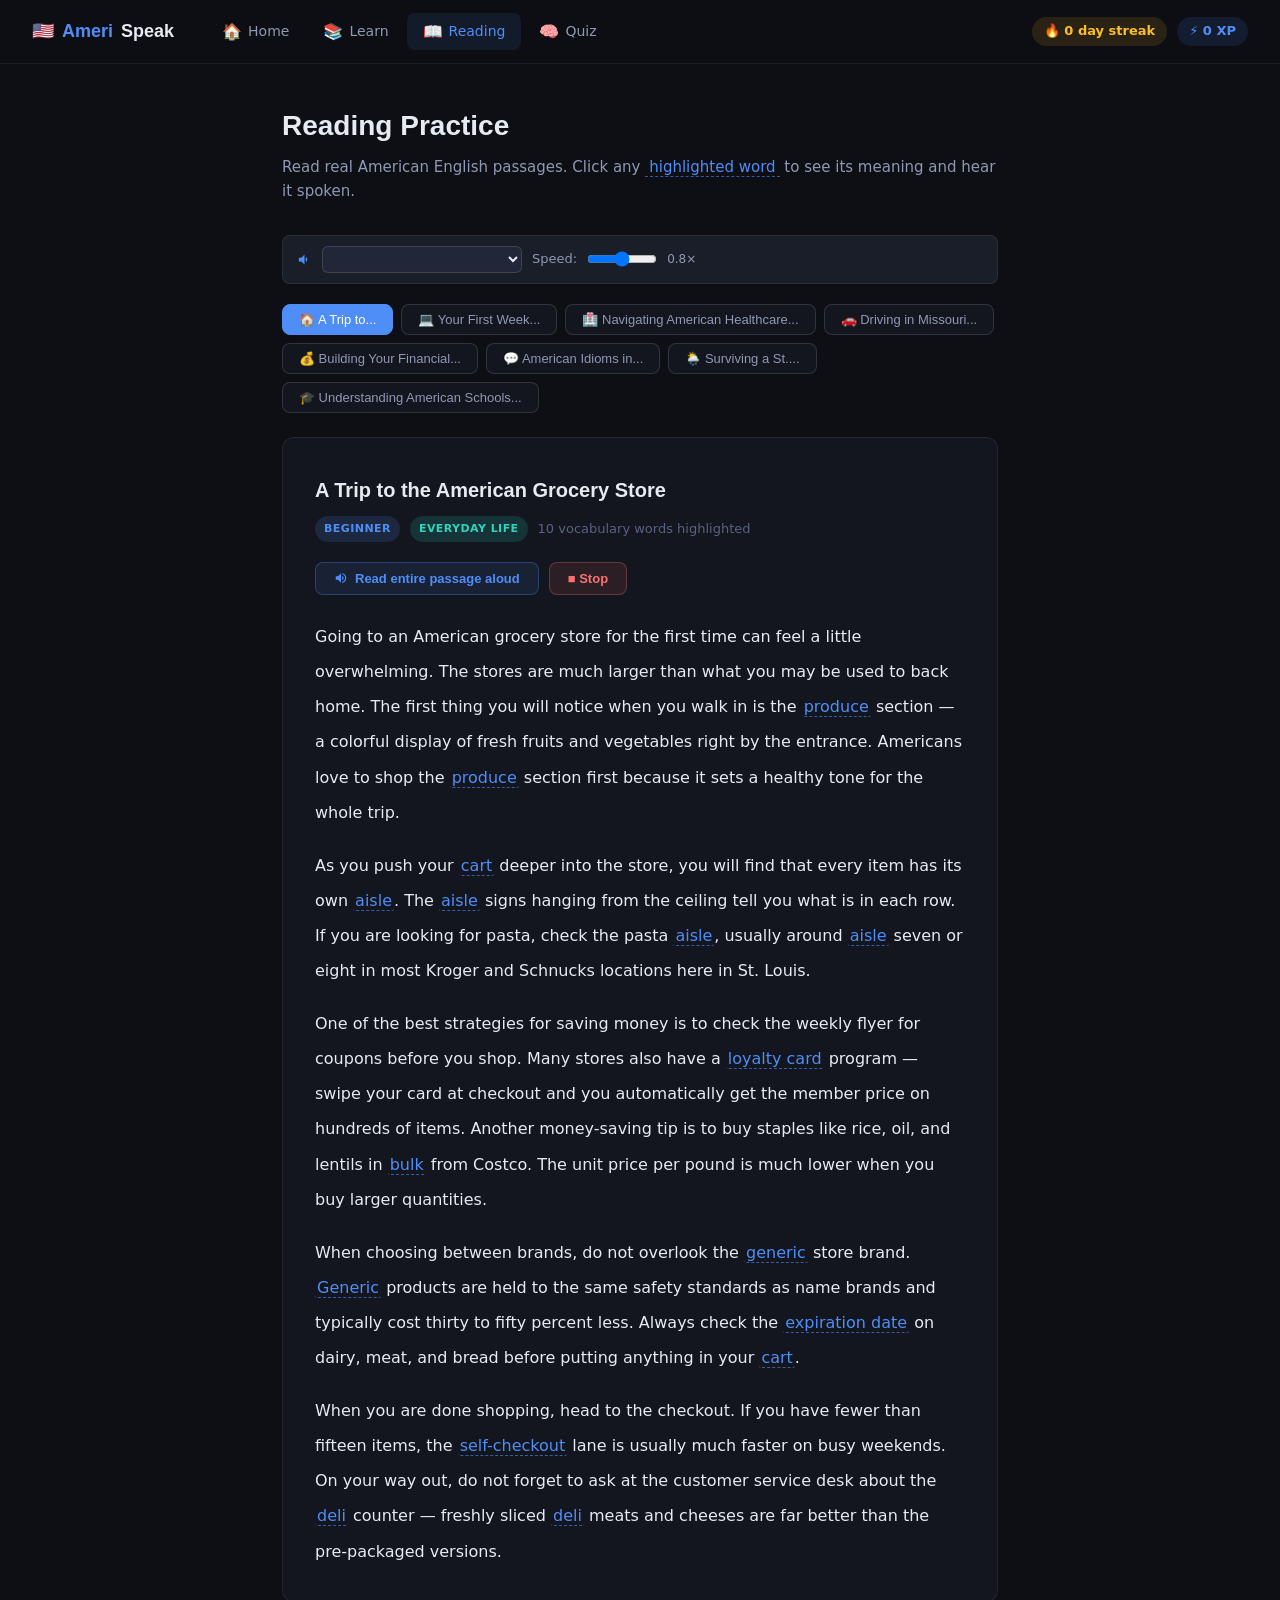
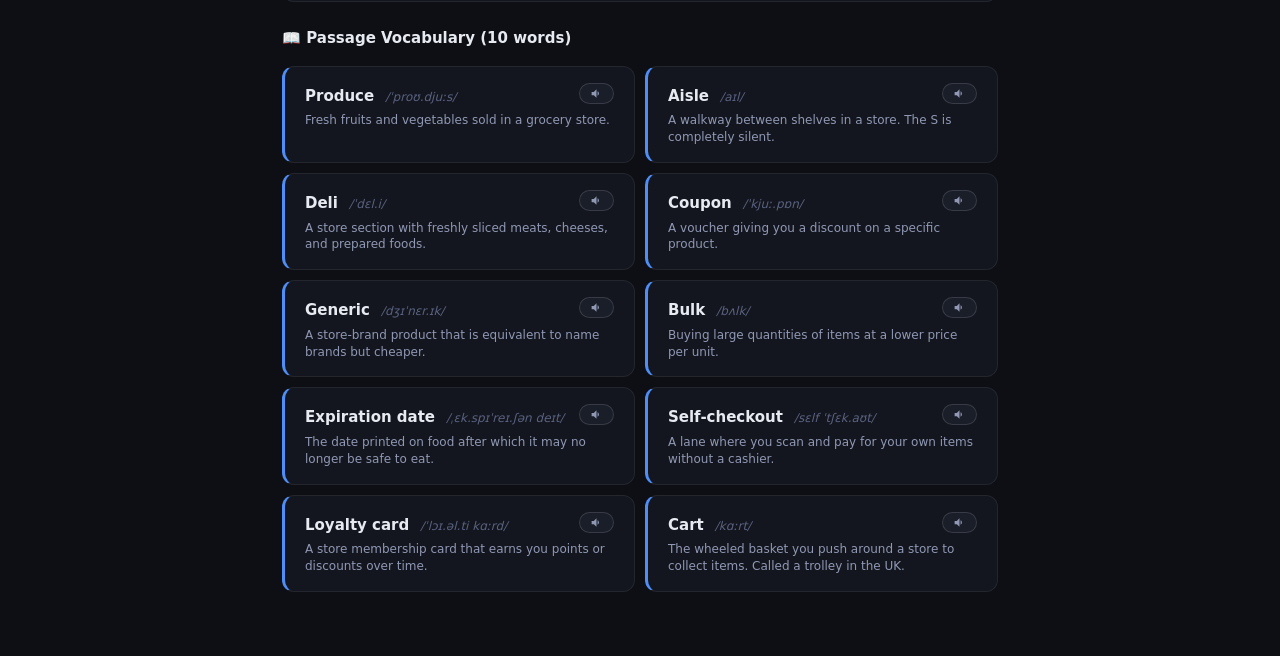
<file: reading.html>
<!DOCTYPE html>
<html lang="en">
<head>
<meta charset="UTF-8">
<meta name="viewport" content="width=device-width, initial-scale=1.0">
<title>Reading Practice — AmeriSpeak</title>
<link rel="stylesheet" href="css/style.css">
<style>
.passage-body { font-size:16px; line-height:2.2; color:var(--text); }
.passage-body .kw {
  color: var(--accent);
  border-bottom: 1px dashed rgba(79,142,247,0.6);
  cursor: pointer;
  transition: all 0.12s;
  padding: 0 2px;
  border-radius: 2px;
}
.passage-body .kw:hover { background:rgba(79,142,247,0.15); border-bottom-color:var(--accent); }
.passage-body .kw.playing { background:rgba(79,142,247,0.2); color:#fff; border-bottom-color:#fff; }
.tooltip-box {
  position: fixed; z-index: 9999;
  background: var(--bg3); border: 1px solid var(--border2);
  border-radius: var(--radius-sm); padding: 12px 16px;
  max-width: 300px; box-shadow: 0 8px 32px rgba(0,0,0,0.5);
  pointer-events: none; display: none;
}
.tooltip-box.show { display: block; }
.tt-word { font-size:16px;font-weight:700;color:var(--text);font-family:'Sora',sans-serif; }
.tt-ph   { font-size:12px;color:var(--text3);font-style:italic;margin-top:1px; }
.tt-pos  { display:inline-block;margin:5px 0; }
.tt-def  { font-size:13px;color:var(--text2);line-height:1.5; }
.read-controls {
  display: flex; gap: 10px; align-items: center;
  flex-wrap: wrap; margin-bottom: 1.5rem;
}
.passage-nav { display:flex;gap:8px;flex-wrap:wrap;margin-bottom:1.5rem; }
.pnav-btn {
  padding:7px 16px; border-radius:var(--radius-sm); font-size:13px;font-weight:500;
  border:1px solid var(--border2); background:var(--bg2); color:var(--text2); cursor:pointer;
  transition:all 0.15s;
}
.pnav-btn:hover { color:var(--text); background:var(--bg3); }
.pnav-btn.active { background:var(--accent); border-color:var(--accent); color:#fff; }
.read-all-btn {
  display:inline-flex;align-items:center;gap:7px;
  padding:8px 18px;background:rgba(79,142,247,0.1);border:1px solid rgba(79,142,247,0.3);
  border-radius:var(--radius-sm);color:var(--accent);font-size:13px;font-weight:600;cursor:pointer;
  transition:all 0.15s;
}
.read-all-btn:hover { background:rgba(79,142,247,0.2); }
.word-legend { display:flex;align-items:center;gap:8px;font-size:13px;color:var(--text2); }
.kw-sample { color:var(--accent);border-bottom:1px dashed rgba(79,142,247,0.6);padding:0 4px; }
</style>
</head>
<body>
<div id="nav-container"></div>

<div class="page-sm">

  <div style="margin-bottom:1.5rem">
    <h1 class="section-heading">Reading Practice</h1>
    <p class="section-sub">Read real American English passages. Click any <span class="kw-sample">highlighted word</span> to see its meaning and hear it spoken.</p>
  </div>

  <!-- Voice bar -->
  <div class="voice-bar" style="margin-bottom:1.25rem">
    <svg width="15" height="15" viewBox="0 0 24 24" fill="var(--accent)"><path d="M3 9v6h4l5 5V4L7 9H3zm13.5 3c0-1.77-1.02-3.29-2.5-4.03v8.05c1.48-.73 2.5-2.25 2.5-4.02z"/></svg>
    <select class="voice-select" style="flex:1;max-width:200px"></select>
    <span>Speed:</span>
    <input type="range" id="rate-read" min="0.5" max="1.1" step="0.05" value="0.82" style="width:70px">
    <span id="rate-label-read" style="font-size:12px;min-width:30px">0.8×</span>
  </div>

  <!-- Passage selector -->
  <div class="passage-nav" id="passage-nav"></div>

  <!-- Passage display -->
  <div class="reading-passage" id="passage-area">
    <div style="text-align:center;padding:2rem;color:var(--text3)">Select a passage above to begin reading.</div>
  </div>

  <!-- Word glossary for current passage -->
  <div id="glossary-area"></div>

</div>

<!-- Tooltip -->
<div class="tooltip-box" id="tooltip"></div>

<script src="js/shared.js"></script>
<script>
document.getElementById('nav-container').innerHTML = renderNav('reading.html');
Speech.init();
document.getElementById('rate-read').addEventListener('input', function() {
  Speech.rate = parseFloat(this.value);
  document.getElementById('rate-label-read').textContent = parseFloat(this.value).toFixed(1) + '×';
});

const PASSAGES = [
  {
    id: 'grocery',
    title: 'A Trip to the American Grocery Store',
    level: 'Beginner',
    cat: 'Everyday Life',
    keywords: ['produce','aisle','deli','coupon','generic','bulk','expiration date','self-checkout','loyalty card','cart'],
    body: `Going to an American grocery store for the first time can feel a little overwhelming. The stores are much larger than what you may be used to back home. The first thing you will notice when you walk in is the produce section — a colorful display of fresh fruits and vegetables right by the entrance. Americans love to shop the produce section first because it sets a healthy tone for the whole trip.

As you push your cart deeper into the store, you will find that every item has its own aisle. The aisle signs hanging from the ceiling tell you what is in each row. If you are looking for pasta, check the pasta aisle, usually around aisle seven or eight in most Kroger and Schnucks locations here in St. Louis.

One of the best strategies for saving money is to check the weekly flyer for coupons before you shop. Many stores also have a loyalty card program — swipe your card at checkout and you automatically get the member price on hundreds of items. Another money-saving tip is to buy staples like rice, oil, and lentils in bulk from Costco. The unit price per pound is much lower when you buy larger quantities.

When choosing between brands, do not overlook the generic store brand. Generic products are held to the same safety standards as name brands and typically cost thirty to fifty percent less. Always check the expiration date on dairy, meat, and bread before putting anything in your cart.

When you are done shopping, head to the checkout. If you have fewer than fifteen items, the self-checkout lane is usually much faster on busy weekends. On your way out, do not forget to ask at the customer service desk about the deli counter — freshly sliced deli meats and cheeses are far better than the pre-packaged versions.`
  },
  {
    id: 'work',
    title: 'Your First Week at an American Office',
    level: 'Intermediate',
    cat: 'Tech & Work',
    keywords: ['onboarding','sync up','bandwidth','ping','deep dive','stakeholder','workaround','iterate','sprint','agile'],
    body: `Starting a new job in an American office is exciting but it comes with its own learning curve. The first week is typically called onboarding — a structured process where HR walks you through benefits, policies, and sets up your accounts. Do not be surprised if onboarding takes two full days. Americans take it seriously.

On your first real work day, your manager will likely want to sync up with you one-on-one to set expectations. This is your chance to ask questions and understand your role clearly. Pay attention to how your team communicates. Most tech companies use Slack heavily — people will ping you throughout the day with quick questions and updates. Respond promptly, but do not feel pressured to answer instantly.

American work culture often revolves around capacity and priorities. When a colleague says they do not have the bandwidth for something, they are not being lazy — they are simply at full capacity with their current commitments. Respect this boundary and do the same when you are overloaded.

Many teams work in an agile way, running two-week sprints where you commit to a specific set of tasks and deliver them by the end of the cycle. There will be a daily standup meeting — usually fifteen minutes — where everyone shares what they did yesterday, what they are doing today, and whether anything is blocking them.

When you encounter a bug or process issue, you may need to find a workaround until the permanent fix is ready. Document your workarounds clearly so the team can iterate toward a better solution. And when your manager asks you to do a deep dive on a topic, they want thorough analysis — not just a surface summary.

The most important thing in your first week is to build relationships with your stakeholders. Take people to coffee. Ask questions. Americans genuinely appreciate curiosity and initiative in new team members.`
  },
  {
    id: 'health',
    title: 'Navigating American Healthcare',
    level: 'Intermediate',
    cat: 'Medical',
    keywords: ['copay','deductible','in-network','PCP','referral','urgent care','prescription','OTC','follow-up','out-of-pocket'],
    body: `American healthcare can be confusing for newcomers, but understanding a few key terms makes everything much easier to navigate. The most important thing to do when you first arrive is to choose a PCP — a primary care physician — who will be your main doctor for routine checkups and general health concerns.

Before you book any appointment, always confirm that the doctor is in-network with your insurance plan. Seeing an out-of-network doctor can cost you two to three times more than an in-network visit. Your insurance card has a phone number on the back — call it and they will help you find in-network providers near your zip code in Ballwin.

When you visit a doctor, you will usually pay a copay at the front desk before your appointment. This is a flat fee — typically between twenty and fifty dollars — regardless of what care you receive during the visit. Your deductible is separate: it is the total amount you must pay out of pocket for the year before your insurance begins covering a larger share of costs.

If you get sick between regular appointments and cannot wait to see your PCP, go to an urgent care clinic. Urgent care is for non-emergencies like fevers, ear infections, strep throat, or minor injuries. The ER is for genuine emergencies only — going to the ER for a cold will cost hundreds of dollars and take four to six hours.

After a major illness or procedure, your doctor will schedule a follow-up appointment to monitor your recovery. Always attend these. And when your doctor writes you a prescription, you can fill it at any CVS, Walgreens, or Schnucks pharmacy. For minor ailments, ask the pharmacist about OTC options first — many conditions can be treated with over-the-counter medication without a prescription.`
  },
  {
    id: 'driving',
    title: 'Driving in Missouri and Illinois',
    level: 'Beginner',
    cat: 'Driving',
    keywords: ['merge','yield','carpool','fender bender','right of way','detour','four-way stop','registration','DMV','rush hour'],
    body: `Driving in Missouri and Illinois is very different from driving in India. The roads are wide, well-marked, and traffic generally moves in an orderly fashion — but there are important rules and customs you need to know to drive safely and confidently.

The first thing to understand is right of way. At a four-way stop, the car that arrives first goes first. If two cars arrive at the same time, the car on the right goes first. At most intersections you must yield to oncoming traffic before making a left turn. Pedestrians always have the right of way at marked crosswalks, and failure to stop can result in a heavy fine.

On the highway, merging is an essential skill. When entering I-270 or I-64, use the on-ramp to build up speed and then merge smoothly into traffic. Use your turn signal every single time you change lanes — it is not optional here. HOV lanes require at least two passengers and are only open during rush hour, typically seven to nine in the morning and four to seven in the evening.

Keep your registration and proof of insurance in your glove compartment at all times. If you are pulled over, calmly hand both documents to the officer along with your license. Missouri requires you to visit the DMV within thirty days of establishing residency to obtain a state license.

If you are involved in a minor fender bender, pull over safely, turn on your hazard lights, and exchange insurance information with the other driver. Do not admit fault at the scene. Call your insurance company afterward.

During winter months, watch for black ice on roads and bridges. If there is ever a detour due to road construction — very common on Manchester Road and Olive Boulevard — follow the detour signs and be patient. And please, never tailgate on the highway. Missouri drivers take this very seriously.`
  },
  {
    id: 'finance',
    title: 'Building Your Financial Life in America',
    level: 'Advanced',
    cat: 'Finance',
    keywords: ['credit score','APR','direct deposit','W-2','routing number','HSA','401k','overdraft','net pay','capital gains'],
    body: `Building a strong financial foundation in America starts the moment you open a bank account. Choose a large national bank like Chase, Bank of America, or a local credit union. Give your employer your account and routing number to set up direct deposit — this ensures your paycheck arrives on the exact date it is due, every time, without any manual steps.

Your credit score is one of the most important numbers in your American financial life. Unlike India, where creditworthiness is assessed differently, in the US your FICO score determines the interest rate you pay on a car loan, the apartment you can rent, and eventually the mortgage rate on your home. Build credit by getting a secured credit card, using it for small purchases, and paying the full balance every month. Never pay only the minimum — with a high APR card, carrying a balance can cost you hundreds of dollars in interest annually.

When you start a job, enroll immediately in your company's 401k plan. Contribute at least enough to get the full employer match — this is free money that doubles your contribution. For a household earning ninety thousand dollars, the tax savings from a 401k contribution alone can reduce your tax bill by several thousand dollars each year.

If you have a high-deductible health plan, open an HSA — a health savings account. This account is triple tax-advantaged: your contributions are tax-deductible, the money grows tax-free, and withdrawals for medical expenses are tax-free. It is one of the best financial tools available to Americans and is often overlooked by new immigrants.

In January each year, your employer will mail you a W-2 form showing your total earnings and taxes withheld. Use this to file your federal and Missouri state tax return before the April fifteenth deadline. If you sold any stocks at a profit, you may owe capital gains tax. Hold positions for over one year to qualify for the lower long-term capital gains rate.

The goal is simple: no overdrafts, strong credit, maximum employer match, and consistent investment every month.`
  },
  {
    id: 'idioms',
    title: 'American Idioms in Everyday Conversation',
    level: 'Advanced',
    cat: 'Idioms',
    keywords: ['bite the bullet','break the ice','hit the nail on the head','spill the beans','under the weather','on the same page','back to square one','the elephant in the room','burning the midnight oil','hit the ground running'],
    body: `American English is full of colorful idioms that can leave newcomers completely puzzled. These phrases are used constantly in offices, homes, and social settings — and understanding them will make you sound far more natural and fluent in everyday conversation.

Imagine you have just joined a new team. On your first day, your manager wants everyone to feel comfortable so she organizes a fun icebreaker game to help break the ice. The exercises work and by lunch everyone is chatting freely. Your manager then pulls you aside and says, "You really hit the nail on the head during the morning session — your analysis was exactly right."

A few weeks later your team is planning a surprise birthday party for a colleague named Mike. You accidentally mention it to him in the hallway without thinking, completely spilling the beans. Mike laughs it off, but your coworkers are not thrilled.

Come March, your project is falling behind schedule. You have been burning the midnight oil every night this week trying to catch up. Your manager reassures you: "Sometimes you have to bite the bullet and just push through the tough stretch." He adds that the team needs to make sure everyone is on the same page before the client presentation on Friday.

Unfortunately the presentation does not go well. The client rejects your entire proposal and you are back to square one. But instead of panicking, your team addresses the elephant in the room directly — the budget was simply too low for what the client actually wanted. Everyone appreciates the honesty.

A new developer joins the team the following week and hits the ground running immediately. Within her first two days she had already resolved three open bugs. You overhear her manager say, "She is a natural — really knows how to deliver results right out of the gate."

As you drive home that evening you realize you have been using these idioms naturally all day without even thinking about it. That is the moment you know you are truly learning American English.`
  },
  {
    id: 'weather',
    title: 'Surviving a St. Louis Summer and Winter',
    level: 'Beginner',
    cat: 'Weather',
    keywords: ['wind chill','heat index','tornado warning','tornado watch','black ice','humidity','overcast','sleet','arctic blast','partly cloudy'],
    body: `If you live in St. Louis or anywhere in the Midwest, you quickly learn that the weather here is genuinely unpredictable. The old joke goes that if you do not like the weather in St. Louis, just wait five minutes — it will change completely.

Summers in St. Louis are brutal. The temperature regularly hits the mid-nineties in July and August, but what makes it truly uncomfortable is the humidity. Even when the thermometer reads ninety degrees, the heat index — which accounts for moisture in the air — can make it feel like one hundred and five. On days like these, stay hydrated, limit outdoor activity between noon and four in the afternoon, and never leave children or pets in a parked car.

Thunderstorm season runs from late spring through early fall. If you hear the term tornado watch, it means conditions are favorable for tornado development — be alert and have a plan but no storm has been confirmed yet. A tornado warning is a different and much more serious situation: a tornado has actually been spotted or confirmed by Doppler radar. When a warning is issued, go immediately to your basement or an interior room with no windows. The sirens you hear outside are the tornado warning sirens — take them seriously every single time.

Winters bring a different set of challenges. An arctic blast can drop temperatures from a comfortable forty degrees to negative ten within twenty-four hours. When roads freeze, watch for black ice — a nearly invisible layer of ice on pavement that is responsible for countless accidents every winter. Sleet, which is a mix of rain and ice pellets, makes driving extremely dangerous. On overcast winter mornings after precipitation, always assume there may be black ice on bridges and shaded roads.

The good news is that St. Louis also has beautiful partly cloudy spring days with temperatures in the low seventies. Those are the days when the whole city comes alive — barbecues, bike rides, and block parties everywhere.`
  },
  {
    id: 'school',
    title: 'Understanding American Schools',
    level: 'Intermediate',
    cat: 'School',
    keywords: ['GPA','syllabus','office hours','tuition','financial aid','semester','internship','credit hour','commencement','extracurricular'],
    body: `The American education system works very differently from the systems in India, and understanding how it operates will help you and your family navigate it with confidence.

In American schools, a student's academic performance is tracked using a GPA — a Grade Point Average — on a scale from zero to four point zero. A 4.0 means all A's and is considered outstanding. Most universities require a GPA of at least 3.0 for academic standing, and competitive graduate programs often require 3.5 or higher.

At the start of every class, your professor will hand out a syllabus. This document is critical — it contains the entire semester schedule, all assignment due dates, exam dates, grading criteria, and the professor's contact information. Read it carefully and save it. Missing a deadline because you did not read the syllabus is not accepted as an excuse at American universities.

If you are struggling in a course, visit your professor during office hours. These are scheduled times — usually one to two hours per week — when the professor sits in their office specifically to help students. American professors genuinely appreciate students who seek help proactively. It shows initiative and seriousness.

One of the biggest financial concerns for students is tuition. American university tuition can range from eight thousand dollars per year at a community college to over sixty thousand at a private university. Apply for financial aid through the FAFSA every year — many immigrants are surprised to find they qualify for grants and subsidized loans.

Each academic year is divided into two semesters. During a four-year bachelor's degree you must complete approximately one hundred twenty credit hours of coursework. Beyond academics, college in America is about extracurricular activities — clubs, sports, student government, and community service. These activities matter enormously for graduate school applications and early career opportunities.

Many students complete an internship between their junior and senior year. A paid internship at a good company can be a launching pad for your entire career. The final graduation ceremony, called commencement, is a proud milestone for the entire family.`
  }
];

let currentPassageId = null;
const tooltip = document.getElementById('tooltip');

// Build passage nav
const passageNav = document.getElementById('passage-nav');
PASSAGES.forEach((p, i) => {
  const btn = document.createElement('button');
  btn.className = 'pnav-btn' + (i === 0 ? ' active' : '');
  btn.innerHTML = `${p.cat === 'Everyday Life' ? '🏠' : p.cat === 'Tech & Work' ? '💻' : p.cat === 'Medical' ? '🏥' : p.cat === 'Driving' ? '🚗' : p.cat === 'Finance' ? '💰' : p.cat === 'Idioms' ? '💬' : p.cat === 'Weather' ? '🌦️' : '🎓'} ${p.title.split(' ').slice(0,3).join(' ')}...`;
  btn.onclick = () => {
    document.querySelectorAll('.pnav-btn').forEach(b => b.classList.remove('active'));
    btn.classList.add('active');
    loadPassage(p.id);
  };
  passageNav.appendChild(btn);
});

function getWordData(word) {
  const clean = word.toLowerCase().replace(/[^a-z\s-]/g,'');
  return VOCAB.find(v => v.word.toLowerCase() === clean || clean.includes(v.word.toLowerCase().split(' ')[0]));
}

function highlightText(text, keywords) {
  let result = text;
  // Sort keywords by length descending to avoid partial replacements
  const sorted = [...keywords].sort((a,b) => b.length - a.length);
  sorted.forEach(kw => {
    const vocab = VOCAB.find(v => v.word.toLowerCase() === kw.toLowerCase());
    if (!vocab) return;
    const escaped = kw.replace(/[.*+?^${}()|[\]\\]/g, '\\$&');
    const regex = new RegExp('\\b(' + escaped + ')\\b', 'gi');
    result = result.replace(regex, (match) =>
      `<span class="kw" data-id="${vocab.id}" onclick="handleKwClick(this)" onmouseenter="showTooltip(event,this)" onmouseleave="hideTooltip()">${match}</span>`
    );
  });
  return result.replace(/\n\n/g, '</p><p style="margin-top:1.1rem">');
}

function loadPassage(id) {
  const p = PASSAGES.find(x => x.id === id);
  if (!p) return;
  currentPassageId = id;
  const highlighted = highlightText(p.body, p.keywords);
  document.getElementById('passage-area').innerHTML = `
    <div class="passage-title">${p.title}</div>
    <div class="passage-meta">
      <span class="badge badge-blue">${p.level}</span>
      <span class="badge badge-teal">${p.cat}</span>
      <span style="color:var(--text3)">${p.keywords.length} vocabulary words highlighted</span>
    </div>
    <div style="display:flex;gap:10px;margin-bottom:1.5rem;flex-wrap:wrap">
      <button class="read-all-btn" id="read-all-btn" onclick="readAloud()">
        <svg width="14" height="14" viewBox="0 0 24 24" fill="currentColor"><path d="M3 9v6h4l5 5V4L7 9H3zm13.5 3c0-1.77-1.02-3.29-2.5-4.03v8.05c1.48-.73 2.5-2.25 2.5-4.02zM14 3.23v2.06c2.89.86 5 3.54 5 6.71s-2.11 5.85-5 6.71v2.06c4.01-.91 7-4.49 7-8.77s-2.99-7.86-7-8.77z"/></svg>
        Read entire passage aloud
      </button>
      <button class="read-all-btn" onclick="stopReading()" style="background:rgba(248,113,113,0.1);border-color:rgba(248,113,113,0.3);color:var(--red)">
        ■ Stop
      </button>
    </div>
    <div class="passage-body"><p>${highlighted}</p></div>`;

  // Glossary
  const glossary = p.keywords.map(kw => VOCAB.find(v => v.word.toLowerCase() === kw.toLowerCase())).filter(Boolean);
  document.getElementById('glossary-area').innerHTML = `
    <div style="margin-top:1.5rem">
      <h3 style="font-size:15px;font-weight:600;color:var(--text);margin-bottom:1rem">📖 Passage Vocabulary (${glossary.length} words)</h3>
      <div style="display:grid;grid-template-columns:repeat(auto-fill,minmax(280px,1fr));gap:10px">
        ${glossary.map(w => {
          const c = CATS[w.cat];
          const bid = 'gb_' + w.id;
          return `<div class="card card-sm" style="border-left:3px solid var(--accent)">
            <div style="display:flex;justify-content:space-between;align-items:flex-start">
              <div>
                <span style="font-size:15px;font-weight:700;color:var(--text)">${w.word}</span>
                <span style="font-size:12px;color:var(--text3);font-style:italic;margin-left:6px">${w.ph}</span>
              </div>
              <button class="speak-btn" id="${bid}" onclick="Speech.speak('${w.word.replace(/'/g,"\\'")}', document.getElementById('${bid}'))">
                <svg viewBox="0 0 24 24"><path d="M3 9v6h4l5 5V4L7 9H3zm13.5 3c0-1.77-1.02-3.29-2.5-4.03v8.05c1.48-.73 2.5-2.25 2.5-4.02z"/></svg>
              </button>
            </div>
            <div style="font-size:12px;color:var(--text2);margin-top:4px;line-height:1.4">${w.def}</div>
          </div>`;
        }).join('')}
      </div>
    </div>`;
}

function handleKwClick(el) {
  const vocab = VOCAB.find(v => v.id === el.dataset.id);
  if (!vocab) return;
  document.querySelectorAll('.kw.playing').forEach(k => k.classList.remove('playing'));
  el.classList.add('playing');
  Speech.speak(vocab.word + '. ' + vocab.def, null);
  setTimeout(() => el.classList.remove('playing'), 3000);
}

function showTooltip(event, el) {
  const vocab = VOCAB.find(v => v.id === el.dataset.id);
  if (!vocab) return;
  const c = CATS[vocab.cat];
  tooltip.innerHTML = `
    <div class="tt-word">${vocab.word}</div>
    <div class="tt-ph">${vocab.ph}</div>
    <span class="badge ${c.color} tt-pos">${vocab.pos}</span>
    <div class="tt-def">${vocab.def}</div>`;
  tooltip.classList.add('show');
  positionTooltip(event);
}

function hideTooltip() { tooltip.classList.remove('show'); }

function positionTooltip(e) {
  const t = tooltip;
  t.style.display = 'block';
  let x = e.clientX + 12, y = e.clientY + 12;
  if (x + 300 > window.innerWidth) x = e.clientX - 310;
  if (y + 120 > window.innerHeight) y = e.clientY - 130;
  t.style.left = x + 'px';
  t.style.top = y + 'px';
}

document.addEventListener('mousemove', e => {
  if (tooltip.classList.contains('show')) positionTooltip(e);
});

function readAloud() {
  const p = PASSAGES.find(x => x.id === currentPassageId);
  if (!p) return;
  Speech.speak(p.body);
}

function stopReading() {
  if (window.speechSynthesis) window.speechSynthesis.cancel();
}

// Load first passage
loadPassage(PASSAGES[0].id);
updateNavBadges();
</script>
</body>
</html>
</file>
<file: css/style.css>
/* ── Reset & Base ─────────────────────────────────── */
*, *::before, *::after { box-sizing: border-box; margin: 0; padding: 0; }

:root {
  --bg: #0d0f14;
  --bg2: #13161e;
  --bg3: #1a1e29;
  --bg4: #222639;
  --border: rgba(255,255,255,0.07);
  --border2: rgba(255,255,255,0.13);
  --text: #e8eaf2;
  --text2: #9098b4;
  --text3: #5a6280;
  --accent: #4f8ef7;
  --accent2: #7c5cfc;
  --green: #34d399;
  --amber: #fbbf24;
  --red: #f87171;
  --pink: #f472b6;
  --teal: #2dd4bf;
  --radius: 12px;
  --radius-sm: 8px;
  --shadow: 0 4px 24px rgba(0,0,0,0.4);
  --nav-h: 64px;
  --font: 'Inter', system-ui, sans-serif;
}

html { font-size: 16px; scroll-behavior: smooth; }
body { background: var(--bg); color: var(--text); font-family: var(--font); line-height: 1.6; min-height: 100vh; }

/* ── Google Font ──────────────────────────────────── */
@import url('https://fonts.googleapis.com/css2?family=Inter:wght@400;500;600;700&family=Sora:wght@600;700&display=swap');

/* ── Nav ──────────────────────────────────────────── */
nav {
  position: sticky; top: 0; z-index: 100;
  height: var(--nav-h);
  background: rgba(13,15,20,0.9);
  backdrop-filter: blur(16px);
  border-bottom: 1px solid var(--border);
  display: flex; align-items: center;
  padding: 0 2rem; gap: 0;
}
.nav-logo {
  font-family: 'Sora', sans-serif;
  font-size: 18px; font-weight: 700;
  color: var(--text);
  text-decoration: none;
  margin-right: 2rem;
  display: flex; align-items: center; gap: 8px;
  flex-shrink: 0;
}
.nav-logo span { color: var(--accent); }
.nav-links { display: flex; gap: 2px; flex: 1; }
.nav-links a {
  text-decoration: none;
  font-size: 14px; font-weight: 500;
  color: var(--text2);
  padding: 6px 16px; border-radius: 8px;
  transition: all 0.15s;
  display: flex; align-items: center; gap: 6px;
}
.nav-links a:hover { color: var(--text); background: var(--bg3); }
.nav-links a.active { color: var(--accent); background: rgba(79,142,247,0.1); }
.nav-links a .nav-icon { font-size: 16px; }
.nav-right { margin-left: auto; display: flex; align-items: center; gap: 10px; }
.streak-badge {
  display: flex; align-items: center; gap: 6px;
  background: rgba(251,191,36,0.12);
  color: var(--amber); border-radius: 20px;
  padding: 4px 12px; font-size: 13px; font-weight: 600;
}
.xp-badge {
  display: flex; align-items: center; gap: 6px;
  background: rgba(79,142,247,0.12);
  color: var(--accent); border-radius: 20px;
  padding: 4px 12px; font-size: 13px; font-weight: 600;
}

/* ── Page wrapper ─────────────────────────────────── */
.page { max-width: 1100px; margin: 0 auto; padding: 2.5rem 2rem 4rem; }
.page-sm { max-width: 780px; margin: 0 auto; padding: 2.5rem 2rem 4rem; }

/* ── Section heading ──────────────────────────────── */
.section-heading {
  font-family: 'Sora', sans-serif;
  font-size: 28px; font-weight: 700;
  color: var(--text); margin-bottom: 6px;
}
.section-sub { font-size: 15px; color: var(--text2); margin-bottom: 2rem; }

/* ── Cards ────────────────────────────────────────── */
.card {
  background: var(--bg2);
  border: 1px solid var(--border);
  border-radius: var(--radius);
  padding: 1.25rem 1.5rem;
}
.card-sm { padding: 1rem 1.25rem; }
.card-hover { transition: border-color 0.15s, transform 0.15s; cursor: pointer; }
.card-hover:hover { border-color: var(--border2); transform: translateY(-1px); }

/* ── Progress bar ─────────────────────────────────── */
.progress-track {
  height: 6px; background: var(--bg4);
  border-radius: 3px; overflow: hidden;
}
.progress-fill {
  height: 100%; border-radius: 3px;
  background: linear-gradient(90deg, var(--accent), var(--accent2));
  transition: width 0.4s;
}

/* ── Speak button ─────────────────────────────────── */
.speak-btn {
  display: inline-flex; align-items: center; gap: 5px;
  padding: 3px 10px; border-radius: 20px;
  border: 1px solid var(--border2);
  background: var(--bg3); color: var(--text2);
  font-size: 12px; cursor: pointer;
  transition: all 0.15s; white-space: nowrap;
}
.speak-btn:hover, .speak-btn.speaking {
  background: rgba(79,142,247,0.15);
  color: var(--accent); border-color: var(--accent);
}
.speak-btn svg { width: 13px; height: 13px; fill: currentColor; flex-shrink:0; }

/* ── Badge / pill ─────────────────────────────────── */
.badge {
  font-size: 11px; font-weight: 600; letter-spacing: 0.04em;
  padding: 2px 9px; border-radius: 20px;
  text-transform: uppercase;
}
.badge-blue  { background: rgba(79,142,247,0.15); color: var(--accent); }
.badge-green { background: rgba(52,211,153,0.15); color: var(--green); }
.badge-amber { background: rgba(251,191,36,0.15); color: var(--amber); }
.badge-pink  { background: rgba(244,114,182,0.15); color: var(--pink); }
.badge-teal  { background: rgba(45,212,191,0.15); color: var(--teal); }
.badge-purple{ background: rgba(124,92,252,0.15); color: var(--accent2); }
.badge-red   { background: rgba(248,113,113,0.15); color: var(--red); }

/* ── Buttons ──────────────────────────────────────── */
.btn {
  display: inline-flex; align-items: center; gap: 7px;
  padding: 9px 20px; border-radius: var(--radius-sm);
  font-size: 14px; font-weight: 600; cursor: pointer;
  border: none; transition: all 0.15s; text-decoration: none;
}
.btn-primary { background: var(--accent); color: #fff; }
.btn-primary:hover { background: #3a7de0; }
.btn-ghost { background: var(--bg3); color: var(--text2); border: 1px solid var(--border2); }
.btn-ghost:hover { color: var(--text); background: var(--bg4); }
.btn-success { background: rgba(52,211,153,0.15); color: var(--green); border: 1px solid rgba(52,211,153,0.3); }
.btn-success:hover { background: rgba(52,211,153,0.25); }

/* ── Word chip (clickable word in paragraph) ──────── */
.word-chip {
  display: inline;
  cursor: pointer;
  color: var(--accent);
  border-bottom: 1px dashed var(--accent);
  transition: all 0.1s;
  position: relative;
}
.word-chip:hover { color: #fff; background: rgba(79,142,247,0.2); border-radius: 3px; }

/* ── Tooltip for word meaning ─────────────────────── */
.word-tooltip {
  display: none;
  position: fixed;
  z-index: 9999;
  background: var(--bg3);
  border: 1px solid var(--border2);
  border-radius: var(--radius-sm);
  padding: 10px 14px;
  max-width: 280px;
  box-shadow: var(--shadow);
  pointer-events: none;
}
.word-tooltip.show { display: block; }
.wt-word { font-size: 15px; font-weight: 600; color: var(--text); }
.wt-ph   { font-size: 12px; color: var(--text3); font-style: italic; }
.wt-def  { font-size: 13px; color: var(--text2); margin-top: 4px; line-height: 1.4; }

/* ── Voice controls bar ───────────────────────────── */
.voice-bar {
  display: flex; align-items: center; gap: 10px;
  flex-wrap: wrap;
  padding: 10px 14px;
  background: var(--bg3);
  border: 1px solid var(--border);
  border-radius: var(--radius-sm);
  margin-bottom: 1.5rem;
  font-size: 13px; color: var(--text2);
}
.voice-bar select, .voice-bar input[type=range] {
  background: var(--bg4); border: 1px solid var(--border2);
  color: var(--text); border-radius: 6px; padding: 4px 8px;
  font-size: 13px;
}
.voice-bar input[type=range] { width: 80px; padding: 0; }

/* ── Quiz options ─────────────────────────────────── */
.quiz-grid { display: grid; grid-template-columns: 1fr 1fr; gap: 10px; margin: 1rem 0; }
@media(max-width:500px){ .quiz-grid { grid-template-columns:1fr; } }
.quiz-opt {
  padding: 12px 16px;
  background: var(--bg3); border: 1px solid var(--border2);
  border-radius: var(--radius-sm); cursor: pointer;
  font-size: 14px; color: var(--text2); text-align: left;
  transition: all 0.15s;
}
.quiz-opt:hover { border-color: var(--accent); color: var(--text); }
.quiz-opt.correct { background: rgba(52,211,153,0.15); border-color: var(--green); color: var(--green); }
.quiz-opt.wrong   { background: rgba(248,113,113,0.15); border-color: var(--red);   color: var(--red); }

/* ── Stat boxes ───────────────────────────────────── */
.stats-row { display: flex; gap: 12px; flex-wrap: wrap; margin-bottom: 2rem; }
.stat-box {
  flex: 1; min-width: 100px;
  background: var(--bg2); border: 1px solid var(--border);
  border-radius: var(--radius); padding: 1rem 1.25rem;
  text-align: center;
}
.stat-n { font-family: 'Sora', sans-serif; font-size: 26px; font-weight: 700; color: var(--text); }
.stat-l { font-size: 12px; color: var(--text3); margin-top: 2px; text-transform: uppercase; letter-spacing: 0.05em; }

/* ── Grid layouts ─────────────────────────────────── */
.grid-2 { display: grid; grid-template-columns: repeat(auto-fill, minmax(300px,1fr)); gap: 1rem; }
.grid-3 { display: grid; grid-template-columns: repeat(auto-fill, minmax(220px,1fr)); gap: 1rem; }
.grid-4 { display: grid; grid-template-columns: repeat(auto-fill, minmax(160px,1fr)); gap: 10px; }

/* ── Word card (learn page) ───────────────────────── */
.word-card { padding: 1.25rem; background: var(--bg2); border: 1px solid var(--border); border-radius: var(--radius); }
.wc-num   { font-size: 11px; color: var(--text3); text-transform: uppercase; letter-spacing: 0.06em; margin-bottom: 4px; }
.wc-word  { font-family: 'Sora', sans-serif; font-size: 24px; font-weight: 700; color: var(--text); margin-bottom: 2px; }
.wc-ph    { font-size: 13px; color: var(--text3); font-style: italic; margin-bottom: 8px; }
.wc-pos   { display: inline-block; }
.wc-def   { font-size: 14px; color: var(--text2); line-height: 1.55; margin: 8px 0; }
.wc-sent  { font-size: 13px; color: var(--text); background: var(--bg4); padding: 9px 12px; border-radius: 8px; border-left: 3px solid var(--accent); line-height: 1.5; margin-bottom: 8px; }
.wc-tip   { font-size: 13px; color: var(--text2); line-height: 1.5; }
.wc-tip-label { font-size: 11px; color: var(--text3); text-transform: uppercase; letter-spacing: 0.06em; margin-bottom: 3px; }

/* ── Category tab selector ────────────────────────── */
.cat-tabs { display: flex; gap: 6px; flex-wrap: wrap; margin-bottom: 1.5rem; }
.cat-tab {
  padding: 6px 14px; border-radius: 20px; font-size: 13px; font-weight: 500;
  border: 1px solid var(--border2); color: var(--text2); cursor: pointer;
  background: var(--bg2); transition: all 0.15s;
}
.cat-tab:hover { color: var(--text); background: var(--bg3); }
.cat-tab.active { background: var(--accent); border-color: var(--accent); color: #fff; }

/* ── Reading paragraph ────────────────────────────── */
.reading-passage {
  font-size: 16px; line-height: 2;
  color: var(--text); background: var(--bg2);
  border: 1px solid var(--border);
  border-radius: var(--radius);
  padding: 2rem;
  margin-bottom: 1.5rem;
}
.passage-title { font-family: 'Sora', sans-serif; font-size: 20px; font-weight: 700; margin-bottom: 6px; color: var(--text); }
.passage-meta  { font-size: 13px; color: var(--text3); margin-bottom: 1.25rem; display: flex; gap: 10px; flex-wrap: wrap; }

/* ── Scrollbar ────────────────────────────────────── */
::-webkit-scrollbar { width: 6px; height: 6px; }
::-webkit-scrollbar-track { background: var(--bg); }
::-webkit-scrollbar-thumb { background: var(--bg4); border-radius: 3px; }

/* ── Utility ──────────────────────────────────────── */
.flex { display: flex; }
.flex-col { display: flex; flex-direction: column; }
.items-center { align-items: center; }
.justify-between { justify-content: space-between; }
.gap-8  { gap: 8px; }
.gap-12 { gap: 12px; }
.gap-16 { gap: 16px; }
.mt-4  { margin-top: 4px; }
.mt-8  { margin-top: 8px; }
.mt-12 { margin-top: 12px; }
.mt-16 { margin-top: 16px; }
.mt-24 { margin-top: 24px; }
.mb-8  { margin-bottom: 8px; }
.mb-16 { margin-bottom: 16px; }
.text-sm  { font-size: 13px; }
.text-xs  { font-size: 12px; }
.text-muted  { color: var(--text2); }
.text-accent { color: var(--accent); }
.text-green  { color: var(--green); }
.text-amber  { color: var(--amber); }
.font-bold { font-weight: 700; }
.hidden { display: none !important; }

@media(max-width: 640px) {
  .page, .page-sm { padding: 1.5rem 1rem 3rem; }
  nav { padding: 0 1rem; }
  .nav-links a span { display: none; }
  .section-heading { font-size: 22px; }
}
</file>
